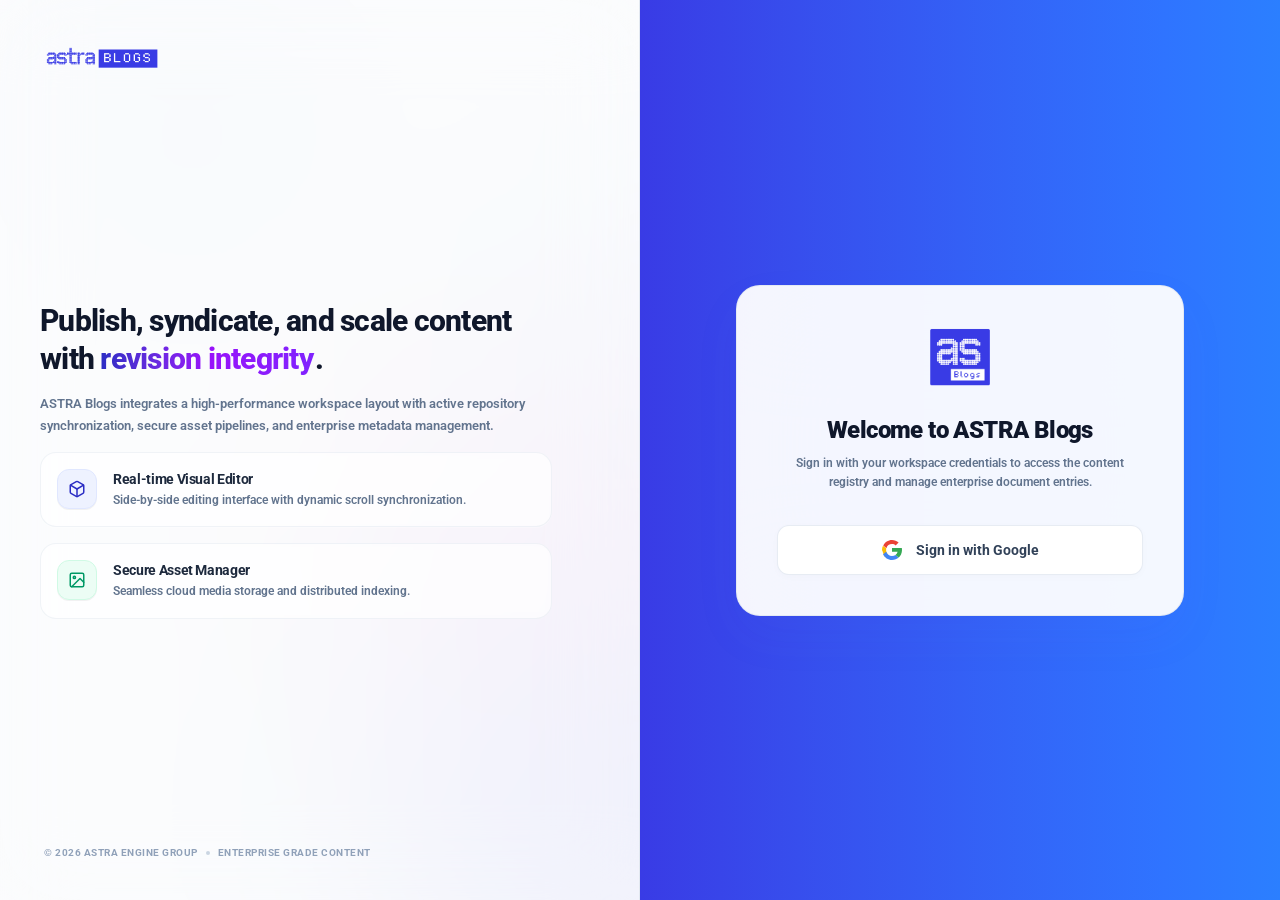
<file: index.html>
<!doctype html>
<html lang="en">

<head>
  <meta charset="UTF-8" />
  <link rel="icon" type="image/png" href="./square-logo.png" />
  <meta name="viewport" content="width=device-width, initial-scale=1.0" />
  <link rel="preconnect" href="https://fonts.googleapis.com">
  <link rel="preconnect" href="https://fonts.gstatic.com" crossorigin>
  <link href="https://fonts.googleapis.com/css2?family=Roboto:ital,wght@0,100..900;1,100..900&display=swap" rel="stylesheet">
  <title>ASTRA Blogs | Blog Builder</title>
  <script type="module" crossorigin src="/assets/index-BN33vmqm.js"></script>
  <link rel="stylesheet" crossorigin href="/assets/index-B_1UWFVV.css">
</head>

<body>
  <div id="root"></div>
</body>

</html>
</file>
<file: assets/index-B_1UWFVV.css>
@import "https://fonts.googleapis.com/css2?family=Roboto:ital,wght@0,100..900;1,100..900&family=Inter:wght@300;400;500;600;700;800&family=Outfit:wght@400;500;600;700;800;900&display=swap";@layer components;@layer properties{@supports (((-webkit-hyphens:none)) and (not (margin-trim:inline))) or ((-moz-orient:inline) and (not (color:rgb(from red r g b)))){*,:before,:after,::backdrop{--tw-translate-x:0;--tw-translate-y:0;--tw-translate-z:0;--tw-rotate-x:initial;--tw-rotate-y:initial;--tw-rotate-z:initial;--tw-skew-x:initial;--tw-skew-y:initial;--tw-space-y-reverse:0;--tw-space-x-reverse:0;--tw-divide-y-reverse:0;--tw-border-style:solid;--tw-gradient-position:initial;--tw-gradient-from:#0000;--tw-gradient-via:#0000;--tw-gradient-to:#0000;--tw-gradient-stops:initial;--tw-gradient-via-stops:initial;--tw-gradient-from-position:0%;--tw-gradient-via-position:50%;--tw-gradient-to-position:100%;--tw-leading:initial;--tw-font-weight:initial;--tw-tracking:initial;--tw-ordinal:initial;--tw-slashed-zero:initial;--tw-numeric-figure:initial;--tw-numeric-spacing:initial;--tw-numeric-fraction:initial;--tw-shadow:0 0 #0000;--tw-shadow-color:initial;--tw-shadow-alpha:100%;--tw-inset-shadow:0 0 #0000;--tw-inset-shadow-color:initial;--tw-inset-shadow-alpha:100%;--tw-ring-color:initial;--tw-ring-shadow:0 0 #0000;--tw-inset-ring-color:initial;--tw-inset-ring-shadow:0 0 #0000;--tw-ring-inset:initial;--tw-ring-offset-width:0px;--tw-ring-offset-color:#fff;--tw-ring-offset-shadow:0 0 #0000;--tw-outline-style:solid;--tw-blur:initial;--tw-brightness:initial;--tw-contrast:initial;--tw-grayscale:initial;--tw-hue-rotate:initial;--tw-invert:initial;--tw-opacity:initial;--tw-saturate:initial;--tw-sepia:initial;--tw-drop-shadow:initial;--tw-drop-shadow-color:initial;--tw-drop-shadow-alpha:100%;--tw-drop-shadow-size:initial;--tw-backdrop-blur:initial;--tw-backdrop-brightness:initial;--tw-backdrop-contrast:initial;--tw-backdrop-grayscale:initial;--tw-backdrop-hue-rotate:initial;--tw-backdrop-invert:initial;--tw-backdrop-opacity:initial;--tw-backdrop-saturate:initial;--tw-backdrop-sepia:initial;--tw-duration:initial;--tw-ease:initial;--tw-scale-x:1;--tw-scale-y:1;--tw-scale-z:1}}}@layer theme{:root,:host{--font-sans:"Roboto", system-ui, -apple-system, sans-serif;--font-mono:ui-monospace, SFMono-Regular, Menlo, Monaco, Consolas, "Liberation Mono", "Courier New", monospace;--color-amber-50:oklch(98.7% .022 95.277);--color-amber-100:oklch(96.2% .059 95.617);--color-amber-200:oklch(92.4% .12 95.746);--color-amber-400:oklch(82.8% .189 84.429);--color-amber-500:oklch(76.9% .188 70.08);--color-amber-600:oklch(66.6% .179 58.318);--color-amber-700:oklch(55.5% .163 48.998);--color-amber-800:oklch(47.3% .137 46.201);--color-amber-900:oklch(41.4% .112 45.904);--color-amber-950:oklch(27.9% .077 45.635);--color-emerald-50:oklch(97.9% .021 166.113);--color-emerald-100:oklch(95% .052 163.051);--color-emerald-200:oklch(90.5% .093 164.15);--color-emerald-300:oklch(84.5% .143 164.978);--color-emerald-400:oklch(76.5% .177 163.223);--color-emerald-500:oklch(69.6% .17 162.48);--color-emerald-600:oklch(59.6% .145 163.225);--color-emerald-700:oklch(50.8% .118 165.612);--color-emerald-800:oklch(43.2% .095 166.913);--color-emerald-950:oklch(26.2% .051 172.552);--color-teal-400:oklch(77.7% .152 181.912);--color-sky-400:oklch(74.6% .16 232.661);--color-blue-50:oklch(97% .014 254.604);--color-blue-100:oklch(93.2% .032 255.585);--color-blue-200:oklch(88.2% .059 254.128);--color-blue-500:oklch(62.3% .214 259.815);--color-blue-700:oklch(48.8% .243 264.376);--color-blue-800:oklch(42.4% .199 265.638);--color-indigo-50:oklch(96.2% .018 272.314);--color-indigo-100:oklch(93% .034 272.788);--color-indigo-200:oklch(87% .065 274.039);--color-indigo-300:oklch(78.5% .115 274.713);--color-indigo-400:oklch(67.3% .182 276.935);--color-indigo-500:#393be5;--color-indigo-600:#2b2dc4;--color-indigo-700:#20229c;--color-indigo-900:oklch(35.9% .144 278.697);--color-indigo-950:oklch(25.7% .09 281.288);--color-violet-100:oklch(94.3% .029 294.588);--color-violet-500:oklch(60.6% .25 292.717);--color-violet-600:oklch(54.1% .281 293.009);--color-purple-500:oklch(62.7% .265 303.9);--color-purple-600:oklch(55.8% .288 302.321);--color-fuchsia-500:oklch(66.7% .295 322.15);--color-pink-500:oklch(65.6% .241 354.308);--color-rose-50:oklch(96.9% .015 12.422);--color-rose-100:oklch(94.1% .03 12.58);--color-rose-200:oklch(89.2% .058 10.001);--color-rose-400:oklch(71.2% .194 13.428);--color-rose-500:oklch(64.5% .246 16.439);--color-rose-600:oklch(58.6% .253 17.585);--color-rose-700:oklch(51.4% .222 16.935);--color-rose-900:oklch(41% .159 10.272);--color-rose-950:oklch(27.1% .105 12.094);--color-slate-50:oklch(98.4% .003 247.858);--color-slate-100:oklch(96.8% .007 247.896);--color-slate-200:oklch(92.9% .013 255.508);--color-slate-300:oklch(86.9% .022 252.894);--color-slate-400:oklch(70.4% .04 256.788);--color-slate-500:oklch(55.4% .046 257.417);--color-slate-600:oklch(44.6% .043 257.281);--color-slate-700:oklch(37.2% .044 257.287);--color-slate-800:oklch(27.9% .041 260.031);--color-slate-900:oklch(20.8% .042 265.755);--color-slate-950:oklch(12.9% .042 264.695);--color-gray-200:oklch(92.8% .006 264.531);--color-black:#000;--color-white:#fff;--spacing:.25rem;--container-sm:24rem;--container-md:28rem;--container-lg:32rem;--container-xl:36rem;--container-3xl:48rem;--container-7xl:80rem;--text-xs:.75rem;--text-xs--line-height:calc(1 / .75);--text-sm:.875rem;--text-sm--line-height:calc(1.25 / .875);--text-base:1rem;--text-base--line-height:calc(1.5 / 1);--text-lg:1.125rem;--text-lg--line-height:calc(1.75 / 1.125);--text-xl:1.25rem;--text-xl--line-height:calc(1.75 / 1.25);--text-2xl:1.5rem;--text-2xl--line-height:calc(2 / 1.5);--text-3xl:1.875rem;--text-3xl--line-height:calc(2.25 / 1.875);--font-weight-medium:500;--font-weight-semibold:600;--font-weight-bold:700;--font-weight-extrabold:800;--font-weight-black:900;--tracking-tight:-.025em;--tracking-wide:.025em;--tracking-wider:.05em;--tracking-widest:.1em;--leading-tight:1.25;--leading-snug:1.375;--leading-normal:1.5;--leading-relaxed:1.625;--radius-sm:.25rem;--radius-md:.375rem;--radius-lg:.5rem;--radius-xl:.75rem;--radius-2xl:1rem;--radius-3xl:1.5rem;--ease-in-out:cubic-bezier(.4, 0, .2, 1);--animate-spin:spin 1s linear infinite;--animate-pulse:pulse 2s cubic-bezier(.4, 0, .6, 1) infinite;--animate-bounce:bounce 1s infinite;--blur-xs:4px;--blur-md:12px;--blur-xl:24px;--blur-2xl:40px;--blur-3xl:64px;--aspect-video:16 / 9;--default-transition-duration:.15s;--default-transition-timing-function:cubic-bezier(.4, 0, .2, 1);--default-font-family:var(--font-sans);--default-mono-font-family:var(--font-mono);--font-display:"Roboto", system-ui, -apple-system, sans-serif}}@layer base{*,:after,:before,::backdrop{box-sizing:border-box;border:0 solid;margin:0;padding:0}::file-selector-button{box-sizing:border-box;border:0 solid;margin:0;padding:0}html,:host{-webkit-text-size-adjust:100%;tab-size:4;line-height:1.5;font-family:var(--default-font-family,ui-sans-serif, system-ui, sans-serif, "Apple Color Emoji", "Segoe UI Emoji", "Segoe UI Symbol", "Noto Color Emoji");font-feature-settings:var(--default-font-feature-settings,normal);font-variation-settings:var(--default-font-variation-settings,normal);-webkit-tap-highlight-color:transparent}hr{height:0;color:inherit;border-top-width:1px}abbr:where([title]){-webkit-text-decoration:underline dotted;text-decoration:underline dotted}h1,h2,h3,h4,h5,h6{font-size:inherit;font-weight:inherit}a{color:inherit;-webkit-text-decoration:inherit;-webkit-text-decoration:inherit;-webkit-text-decoration:inherit;-webkit-text-decoration:inherit;text-decoration:inherit}b,strong{font-weight:bolder}code,kbd,samp,pre{font-family:var(--default-mono-font-family,ui-monospace, SFMono-Regular, Menlo, Monaco, Consolas, "Liberation Mono", "Courier New", monospace);font-feature-settings:var(--default-mono-font-feature-settings,normal);font-variation-settings:var(--default-mono-font-variation-settings,normal);font-size:1em}small{font-size:80%}sub,sup{vertical-align:baseline;font-size:75%;line-height:0;position:relative}sub{bottom:-.25em}sup{top:-.5em}table{text-indent:0;border-color:inherit;border-collapse:collapse}:-moz-focusring{outline:auto}progress{vertical-align:baseline}summary{display:list-item}ol,ul,menu{list-style:none}img,svg,video,canvas,audio,iframe,embed,object{vertical-align:middle;display:block}img,video{max-width:100%;height:auto}button,input,select,optgroup,textarea{font:inherit;font-feature-settings:inherit;font-variation-settings:inherit;letter-spacing:inherit;color:inherit;opacity:1;background-color:#0000;border-radius:0}::file-selector-button{font:inherit;font-feature-settings:inherit;font-variation-settings:inherit;letter-spacing:inherit;color:inherit;opacity:1;background-color:#0000;border-radius:0}:where(select:is([multiple],[size])) optgroup{font-weight:bolder}:where(select:is([multiple],[size])) optgroup option{padding-inline-start:20px}::file-selector-button{margin-inline-end:4px}::placeholder{opacity:1}@supports (not ((-webkit-appearance:-apple-pay-button))) or (contain-intrinsic-size:1px){::placeholder{color:currentColor}@supports (color:color-mix(in lab, red, red)){::placeholder{color:color-mix(in oklab, currentcolor 50%, transparent)}}}textarea{resize:vertical}::-webkit-search-decoration{-webkit-appearance:none}::-webkit-date-and-time-value{min-height:1lh;text-align:inherit}::-webkit-datetime-edit{display:inline-flex}::-webkit-datetime-edit-fields-wrapper{padding:0}::-webkit-datetime-edit{padding-block:0}::-webkit-datetime-edit-year-field{padding-block:0}::-webkit-datetime-edit-month-field{padding-block:0}::-webkit-datetime-edit-day-field{padding-block:0}::-webkit-datetime-edit-hour-field{padding-block:0}::-webkit-datetime-edit-minute-field{padding-block:0}::-webkit-datetime-edit-second-field{padding-block:0}::-webkit-datetime-edit-millisecond-field{padding-block:0}::-webkit-datetime-edit-meridiem-field{padding-block:0}::-webkit-calendar-picker-indicator{line-height:1}:-moz-ui-invalid{box-shadow:none}button,input:where([type=button],[type=reset],[type=submit]){appearance:button}::file-selector-button{appearance:button}::-webkit-inner-spin-button{height:auto}::-webkit-outer-spin-button{height:auto}[hidden]:where(:not([hidden=until-found])){display:none!important}body{font-family:var(--font-sans);color:var(--color-slate-900);-webkit-font-smoothing:antialiased;-moz-osx-font-smoothing:grayscale;background-color:#f8fafc;overflow-x:hidden}body ::selection{background-color:var(--color-indigo-600)}body::selection{background-color:var(--color-indigo-600)}body ::selection{color:var(--color-white)}body::selection{color:var(--color-white)}body{font-optical-sizing:auto}}@layer utilities{.pointer-events-none{pointer-events:none}.visible{visibility:visible}.absolute{position:absolute}.fixed{position:fixed}.relative{position:relative}.static{position:static}.sticky{position:sticky}.inset-0{inset:calc(var(--spacing) * 0)}.inset-x-0{inset-inline:calc(var(--spacing) * 0)}.top-0{top:calc(var(--spacing) * 0)}.top-1\.5{top:calc(var(--spacing) * 1.5)}.top-1\/2{top:50%}.top-1\/4{top:25%}.top-2{top:calc(var(--spacing) * 2)}.top-2\.5{top:calc(var(--spacing) * 2.5)}.top-3{top:calc(var(--spacing) * 3)}.top-\[-10\%\]{top:-10%}.top-\[60vh\]{top:60vh}.top-full{top:100%}.-right-0\.5{right:calc(var(--spacing) * -.5)}.right-0{right:calc(var(--spacing) * 0)}.right-1\.5{right:calc(var(--spacing) * 1.5)}.right-1\/4{right:25%}.right-2\.5{right:calc(var(--spacing) * 2.5)}.right-4{right:calc(var(--spacing) * 4)}.right-\[30\%\]{right:30%}.-bottom-0\.5{bottom:calc(var(--spacing) * -.5)}.-bottom-3\.5{bottom:calc(var(--spacing) * -3.5)}.bottom-0{bottom:calc(var(--spacing) * 0)}.bottom-1\.5{bottom:calc(var(--spacing) * 1.5)}.bottom-1\/4{bottom:25%}.bottom-\[-10\%\]{bottom:-10%}.bottom-full{bottom:100%}.left-0{left:calc(var(--spacing) * 0)}.left-1\/2{left:50%}.left-1\/4{left:25%}.left-2{left:calc(var(--spacing) * 2)}.left-2\.5{left:calc(var(--spacing) * 2.5)}.left-3{left:calc(var(--spacing) * 3)}.left-3\.5{left:calc(var(--spacing) * 3.5)}.left-4{left:calc(var(--spacing) * 4)}.left-\[-10\%\]{left:-10%}.-z-10{z-index:calc(10 * -1)}.z-0{z-index:0}.z-10{z-index:10}.z-20{z-index:20}.z-25{z-index:25}.z-40{z-index:40}.z-50{z-index:50}.z-\[60\]{z-index:60}.z-\[100\]{z-index:100}.z-\[1000\]{z-index:1000}.z-\[9999\]{z-index:9999}.container{width:100%}@media (width>=40rem){.container{max-width:40rem}}@media (width>=48rem){.container{max-width:48rem}}@media (width>=64rem){.container{max-width:64rem}}@media (width>=80rem){.container{max-width:80rem}}@media (width>=96rem){.container{max-width:96rem}}.m-0{margin:calc(var(--spacing) * 0)}.mx-0\.5{margin-inline:calc(var(--spacing) * .5)}.mx-3{margin-inline:calc(var(--spacing) * 3)}.mx-auto{margin-inline:auto}.my-6{margin-block:calc(var(--spacing) * 6)}.my-auto{margin-block:auto}.prose{color:var(--tw-prose-body);max-width:65ch}.prose :where(p):not(:where([class~=not-prose],[class~=not-prose] *)){margin-top:1.25em;margin-bottom:1.25em}.prose :where([class~=lead]):not(:where([class~=not-prose],[class~=not-prose] *)){color:var(--tw-prose-lead);margin-top:1.2em;margin-bottom:1.2em;font-size:1.25em;line-height:1.6}.prose :where(a):not(:where([class~=not-prose],[class~=not-prose] *)){color:var(--tw-prose-links);font-weight:500;text-decoration:underline}.prose :where(strong):not(:where([class~=not-prose],[class~=not-prose] *)){color:var(--tw-prose-bold);font-weight:600}.prose :where(a strong):not(:where([class~=not-prose],[class~=not-prose] *)),.prose :where(blockquote strong):not(:where([class~=not-prose],[class~=not-prose] *)),.prose :where(thead th strong):not(:where([class~=not-prose],[class~=not-prose] *)){color:inherit}.prose :where(ol):not(:where([class~=not-prose],[class~=not-prose] *)){margin-top:1.25em;margin-bottom:1.25em;padding-inline-start:1.625em;list-style-type:decimal}.prose :where(ol[type=A]):not(:where([class~=not-prose],[class~=not-prose] *)){list-style-type:upper-alpha}.prose :where(ol[type=a]):not(:where([class~=not-prose],[class~=not-prose] *)){list-style-type:lower-alpha}.prose :where(ol[type=A s]):not(:where([class~=not-prose],[class~=not-prose] *)){list-style-type:upper-alpha}.prose :where(ol[type=a s]):not(:where([class~=not-prose],[class~=not-prose] *)){list-style-type:lower-alpha}.prose :where(ol[type=I]):not(:where([class~=not-prose],[class~=not-prose] *)){list-style-type:upper-roman}.prose :where(ol[type=i]):not(:where([class~=not-prose],[class~=not-prose] *)){list-style-type:lower-roman}.prose :where(ol[type=I s]):not(:where([class~=not-prose],[class~=not-prose] *)){list-style-type:upper-roman}.prose :where(ol[type=i s]):not(:where([class~=not-prose],[class~=not-prose] *)){list-style-type:lower-roman}.prose :where(ol[type="1"]):not(:where([class~=not-prose],[class~=not-prose] *)){list-style-type:decimal}.prose :where(ul):not(:where([class~=not-prose],[class~=not-prose] *)){margin-top:1.25em;margin-bottom:1.25em;padding-inline-start:1.625em;list-style-type:disc}.prose :where(ol>li):not(:where([class~=not-prose],[class~=not-prose] *))::marker{color:var(--tw-prose-counters);font-weight:400}.prose :where(ul>li):not(:where([class~=not-prose],[class~=not-prose] *))::marker{color:var(--tw-prose-bullets)}.prose :where(dt):not(:where([class~=not-prose],[class~=not-prose] *)){color:var(--tw-prose-headings);margin-top:1.25em;font-weight:600}.prose :where(hr):not(:where([class~=not-prose],[class~=not-prose] *)){border-color:var(--tw-prose-hr);border-top-width:1px;margin-top:3em;margin-bottom:3em}.prose :where(blockquote):not(:where([class~=not-prose],[class~=not-prose] *)){color:var(--tw-prose-quotes);border-inline-start-width:.25rem;border-inline-start-color:var(--tw-prose-quote-borders);quotes:"“""”""‘""’";margin-top:1.6em;margin-bottom:1.6em;padding-inline-start:1em;font-style:italic;font-weight:500}.prose :where(blockquote p:first-of-type):not(:where([class~=not-prose],[class~=not-prose] *)):before{content:open-quote}.prose :where(blockquote p:last-of-type):not(:where([class~=not-prose],[class~=not-prose] *)):after{content:close-quote}.prose :where(h1):not(:where([class~=not-prose],[class~=not-prose] *)){color:var(--tw-prose-headings);margin-top:0;margin-bottom:.888889em;font-size:2.25em;font-weight:800;line-height:1.11111}.prose :where(h1 strong):not(:where([class~=not-prose],[class~=not-prose] *)){color:inherit;font-weight:900}.prose :where(h2):not(:where([class~=not-prose],[class~=not-prose] *)){color:var(--tw-prose-headings);margin-top:2em;margin-bottom:1em;font-size:1.5em;font-weight:700;line-height:1.33333}.prose :where(h2 strong):not(:where([class~=not-prose],[class~=not-prose] *)){color:inherit;font-weight:800}.prose :where(h3):not(:where([class~=not-prose],[class~=not-prose] *)){color:var(--tw-prose-headings);margin-top:1.6em;margin-bottom:.6em;font-size:1.25em;font-weight:600;line-height:1.6}.prose :where(h3 strong):not(:where([class~=not-prose],[class~=not-prose] *)){color:inherit;font-weight:700}.prose :where(h4):not(:where([class~=not-prose],[class~=not-prose] *)){color:var(--tw-prose-headings);margin-top:1.5em;margin-bottom:.5em;font-weight:600;line-height:1.5}.prose :where(h4 strong):not(:where([class~=not-prose],[class~=not-prose] *)){color:inherit;font-weight:700}.prose :where(img):not(:where([class~=not-prose],[class~=not-prose] *)){margin-top:2em;margin-bottom:2em}.prose :where(picture):not(:where([class~=not-prose],[class~=not-prose] *)){margin-top:2em;margin-bottom:2em;display:block}.prose :where(video):not(:where([class~=not-prose],[class~=not-prose] *)){margin-top:2em;margin-bottom:2em}.prose :where(kbd):not(:where([class~=not-prose],[class~=not-prose] *)){color:var(--tw-prose-kbd);box-shadow:0 0 0 1px var(--tw-prose-kbd-shadows), 0 3px 0 var(--tw-prose-kbd-shadows);padding-top:.1875em;padding-inline-end:.375em;padding-bottom:.1875em;border-radius:.3125rem;padding-inline-start:.375em;font-family:inherit;font-size:.875em;font-weight:500}.prose :where(code):not(:where([class~=not-prose],[class~=not-prose] *)){color:var(--tw-prose-code);font-size:.875em;font-weight:600}.prose :where(code):not(:where([class~=not-prose],[class~=not-prose] *)):before,.prose :where(code):not(:where([class~=not-prose],[class~=not-prose] *)):after{content:"`"}.prose :where(a code):not(:where([class~=not-prose],[class~=not-prose] *)),.prose :where(h1 code):not(:where([class~=not-prose],[class~=not-prose] *)){color:inherit}.prose :where(h2 code):not(:where([class~=not-prose],[class~=not-prose] *)){color:inherit;font-size:.875em}.prose :where(h3 code):not(:where([class~=not-prose],[class~=not-prose] *)){color:inherit;font-size:.9em}.prose :where(h4 code):not(:where([class~=not-prose],[class~=not-prose] *)),.prose :where(blockquote code):not(:where([class~=not-prose],[class~=not-prose] *)),.prose :where(thead th code):not(:where([class~=not-prose],[class~=not-prose] *)){color:inherit}.prose :where(pre):not(:where([class~=not-prose],[class~=not-prose] *)){color:var(--tw-prose-pre-code);background-color:var(--tw-prose-pre-bg);padding-top:.857143em;padding-inline-end:1.14286em;padding-bottom:.857143em;border-radius:.375rem;margin-top:1.71429em;margin-bottom:1.71429em;padding-inline-start:1.14286em;font-size:.875em;font-weight:400;line-height:1.71429;overflow-x:auto}.prose :where(pre code):not(:where([class~=not-prose],[class~=not-prose] *)){font-weight:inherit;color:inherit;font-size:inherit;font-family:inherit;line-height:inherit;background-color:#0000;border-width:0;border-radius:0;padding:0}.prose :where(pre code):not(:where([class~=not-prose],[class~=not-prose] *)):before,.prose :where(pre code):not(:where([class~=not-prose],[class~=not-prose] *)):after{content:none}.prose :where(table):not(:where([class~=not-prose],[class~=not-prose] *)){table-layout:auto;width:100%;margin-top:2em;margin-bottom:2em;font-size:.875em;line-height:1.71429}.prose :where(thead):not(:where([class~=not-prose],[class~=not-prose] *)){border-bottom-width:1px;border-bottom-color:var(--tw-prose-th-borders)}.prose :where(thead th):not(:where([class~=not-prose],[class~=not-prose] *)){color:var(--tw-prose-headings);vertical-align:bottom;padding-inline-end:.571429em;padding-bottom:.571429em;padding-inline-start:.571429em;font-weight:600}.prose :where(tbody tr):not(:where([class~=not-prose],[class~=not-prose] *)){border-bottom-width:1px;border-bottom-color:var(--tw-prose-td-borders)}.prose :where(tbody tr:last-child):not(:where([class~=not-prose],[class~=not-prose] *)){border-bottom-width:0}.prose :where(tbody td):not(:where([class~=not-prose],[class~=not-prose] *)){vertical-align:baseline}.prose :where(tfoot):not(:where([class~=not-prose],[class~=not-prose] *)){border-top-width:1px;border-top-color:var(--tw-prose-th-borders)}.prose :where(tfoot td):not(:where([class~=not-prose],[class~=not-prose] *)){vertical-align:top}.prose :where(th,td):not(:where([class~=not-prose],[class~=not-prose] *)){text-align:start}.prose :where(figure>*):not(:where([class~=not-prose],[class~=not-prose] *)){margin-top:0;margin-bottom:0}.prose :where(figcaption):not(:where([class~=not-prose],[class~=not-prose] *)){color:var(--tw-prose-captions);margin-top:.857143em;font-size:.875em;line-height:1.42857}.prose{--tw-prose-body:oklch(37.3% .034 259.733);--tw-prose-headings:oklch(21% .034 264.665);--tw-prose-lead:oklch(44.6% .03 256.802);--tw-prose-links:oklch(21% .034 264.665);--tw-prose-bold:oklch(21% .034 264.665);--tw-prose-counters:oklch(55.1% .027 264.364);--tw-prose-bullets:oklch(87.2% .01 258.338);--tw-prose-hr:oklch(92.8% .006 264.531);--tw-prose-quotes:oklch(21% .034 264.665);--tw-prose-quote-borders:oklch(92.8% .006 264.531);--tw-prose-captions:oklch(55.1% .027 264.364);--tw-prose-kbd:oklch(21% .034 264.665);--tw-prose-kbd-shadows:oklab(21% -.00316127 -.0338527/.1);--tw-prose-code:oklch(21% .034 264.665);--tw-prose-pre-code:oklch(92.8% .006 264.531);--tw-prose-pre-bg:oklch(27.8% .033 256.848);--tw-prose-th-borders:oklch(87.2% .01 258.338);--tw-prose-td-borders:oklch(92.8% .006 264.531);--tw-prose-invert-body:oklch(87.2% .01 258.338);--tw-prose-invert-headings:#fff;--tw-prose-invert-lead:oklch(70.7% .022 261.325);--tw-prose-invert-links:#fff;--tw-prose-invert-bold:#fff;--tw-prose-invert-counters:oklch(70.7% .022 261.325);--tw-prose-invert-bullets:oklch(44.6% .03 256.802);--tw-prose-invert-hr:oklch(37.3% .034 259.733);--tw-prose-invert-quotes:oklch(96.7% .003 264.542);--tw-prose-invert-quote-borders:oklch(37.3% .034 259.733);--tw-prose-invert-captions:oklch(70.7% .022 261.325);--tw-prose-invert-kbd:#fff;--tw-prose-invert-kbd-shadows:#ffffff1a;--tw-prose-invert-code:#fff;--tw-prose-invert-pre-code:oklch(87.2% .01 258.338);--tw-prose-invert-pre-bg:#00000080;--tw-prose-invert-th-borders:oklch(44.6% .03 256.802);--tw-prose-invert-td-borders:oklch(37.3% .034 259.733);font-size:1rem;line-height:1.75}.prose :where(picture>img):not(:where([class~=not-prose],[class~=not-prose] *)){margin-top:0;margin-bottom:0}.prose :where(li):not(:where([class~=not-prose],[class~=not-prose] *)){margin-top:.5em;margin-bottom:.5em}.prose :where(ol>li):not(:where([class~=not-prose],[class~=not-prose] *)),.prose :where(ul>li):not(:where([class~=not-prose],[class~=not-prose] *)){padding-inline-start:.375em}.prose :where(.prose>ul>li p):not(:where([class~=not-prose],[class~=not-prose] *)){margin-top:.75em;margin-bottom:.75em}.prose :where(.prose>ul>li>p:first-child):not(:where([class~=not-prose],[class~=not-prose] *)){margin-top:1.25em}.prose :where(.prose>ul>li>p:last-child):not(:where([class~=not-prose],[class~=not-prose] *)){margin-bottom:1.25em}.prose :where(.prose>ol>li>p:first-child):not(:where([class~=not-prose],[class~=not-prose] *)){margin-top:1.25em}.prose :where(.prose>ol>li>p:last-child):not(:where([class~=not-prose],[class~=not-prose] *)){margin-bottom:1.25em}.prose :where(ul ul,ul ol,ol ul,ol ol):not(:where([class~=not-prose],[class~=not-prose] *)){margin-top:.75em;margin-bottom:.75em}.prose :where(dl):not(:where([class~=not-prose],[class~=not-prose] *)){margin-top:1.25em;margin-bottom:1.25em}.prose :where(dd):not(:where([class~=not-prose],[class~=not-prose] *)){margin-top:.5em;padding-inline-start:1.625em}.prose :where(hr+*):not(:where([class~=not-prose],[class~=not-prose] *)),.prose :where(h2+*):not(:where([class~=not-prose],[class~=not-prose] *)),.prose :where(h3+*):not(:where([class~=not-prose],[class~=not-prose] *)),.prose :where(h4+*):not(:where([class~=not-prose],[class~=not-prose] *)){margin-top:0}.prose :where(thead th:first-child):not(:where([class~=not-prose],[class~=not-prose] *)){padding-inline-start:0}.prose :where(thead th:last-child):not(:where([class~=not-prose],[class~=not-prose] *)){padding-inline-end:0}.prose :where(tbody td,tfoot td):not(:where([class~=not-prose],[class~=not-prose] *)){padding-top:.571429em;padding-inline-end:.571429em;padding-bottom:.571429em;padding-inline-start:.571429em}.prose :where(tbody td:first-child,tfoot td:first-child):not(:where([class~=not-prose],[class~=not-prose] *)){padding-inline-start:0}.prose :where(tbody td:last-child,tfoot td:last-child):not(:where([class~=not-prose],[class~=not-prose] *)){padding-inline-end:0}.prose :where(figure):not(:where([class~=not-prose],[class~=not-prose] *)){margin-top:2em;margin-bottom:2em}.prose :where(.prose>:first-child):not(:where([class~=not-prose],[class~=not-prose] *)){margin-top:0}.prose :where(.prose>:last-child):not(:where([class~=not-prose],[class~=not-prose] *)){margin-bottom:0}.prose-sm{font-size:.875rem;line-height:1.71429}.prose-sm :where(p):not(:where([class~=not-prose],[class~=not-prose] *)){margin-top:1.14286em;margin-bottom:1.14286em}.prose-sm :where([class~=lead]):not(:where([class~=not-prose],[class~=not-prose] *)){margin-top:.888889em;margin-bottom:.888889em;font-size:1.28571em;line-height:1.55556}.prose-sm :where(blockquote):not(:where([class~=not-prose],[class~=not-prose] *)){margin-top:1.33333em;margin-bottom:1.33333em;padding-inline-start:1.11111em}.prose-sm :where(h1):not(:where([class~=not-prose],[class~=not-prose] *)){margin-top:0;margin-bottom:.8em;font-size:2.14286em;line-height:1.2}.prose-sm :where(h2):not(:where([class~=not-prose],[class~=not-prose] *)){margin-top:1.6em;margin-bottom:.8em;font-size:1.42857em;line-height:1.4}.prose-sm :where(h3):not(:where([class~=not-prose],[class~=not-prose] *)){margin-top:1.55556em;margin-bottom:.444444em;font-size:1.28571em;line-height:1.55556}.prose-sm :where(h4):not(:where([class~=not-prose],[class~=not-prose] *)){margin-top:1.42857em;margin-bottom:.571429em;line-height:1.42857}.prose-sm :where(img):not(:where([class~=not-prose],[class~=not-prose] *)),.prose-sm :where(picture):not(:where([class~=not-prose],[class~=not-prose] *)){margin-top:1.71429em;margin-bottom:1.71429em}.prose-sm :where(picture>img):not(:where([class~=not-prose],[class~=not-prose] *)){margin-top:0;margin-bottom:0}.prose-sm :where(video):not(:where([class~=not-prose],[class~=not-prose] *)){margin-top:1.71429em;margin-bottom:1.71429em}.prose-sm :where(kbd):not(:where([class~=not-prose],[class~=not-prose] *)){padding-top:.142857em;padding-inline-end:.357143em;padding-bottom:.142857em;border-radius:.3125rem;padding-inline-start:.357143em;font-size:.857143em}.prose-sm :where(code):not(:where([class~=not-prose],[class~=not-prose] *)){font-size:.857143em}.prose-sm :where(h2 code):not(:where([class~=not-prose],[class~=not-prose] *)){font-size:.9em}.prose-sm :where(h3 code):not(:where([class~=not-prose],[class~=not-prose] *)){font-size:.888889em}.prose-sm :where(pre):not(:where([class~=not-prose],[class~=not-prose] *)){padding-top:.666667em;padding-inline-end:1em;padding-bottom:.666667em;border-radius:.25rem;margin-top:1.66667em;margin-bottom:1.66667em;padding-inline-start:1em;font-size:.857143em;line-height:1.66667}.prose-sm :where(ol):not(:where([class~=not-prose],[class~=not-prose] *)),.prose-sm :where(ul):not(:where([class~=not-prose],[class~=not-prose] *)){margin-top:1.14286em;margin-bottom:1.14286em;padding-inline-start:1.57143em}.prose-sm :where(li):not(:where([class~=not-prose],[class~=not-prose] *)){margin-top:.285714em;margin-bottom:.285714em}.prose-sm :where(ol>li):not(:where([class~=not-prose],[class~=not-prose] *)),.prose-sm :where(ul>li):not(:where([class~=not-prose],[class~=not-prose] *)){padding-inline-start:.428571em}.prose-sm :where(.prose-sm>ul>li p):not(:where([class~=not-prose],[class~=not-prose] *)){margin-top:.571429em;margin-bottom:.571429em}.prose-sm :where(.prose-sm>ul>li>p:first-child):not(:where([class~=not-prose],[class~=not-prose] *)){margin-top:1.14286em}.prose-sm :where(.prose-sm>ul>li>p:last-child):not(:where([class~=not-prose],[class~=not-prose] *)){margin-bottom:1.14286em}.prose-sm :where(.prose-sm>ol>li>p:first-child):not(:where([class~=not-prose],[class~=not-prose] *)){margin-top:1.14286em}.prose-sm :where(.prose-sm>ol>li>p:last-child):not(:where([class~=not-prose],[class~=not-prose] *)){margin-bottom:1.14286em}.prose-sm :where(ul ul,ul ol,ol ul,ol ol):not(:where([class~=not-prose],[class~=not-prose] *)){margin-top:.571429em;margin-bottom:.571429em}.prose-sm :where(dl):not(:where([class~=not-prose],[class~=not-prose] *)){margin-top:1.14286em;margin-bottom:1.14286em}.prose-sm :where(dt):not(:where([class~=not-prose],[class~=not-prose] *)){margin-top:1.14286em}.prose-sm :where(dd):not(:where([class~=not-prose],[class~=not-prose] *)){margin-top:.285714em;padding-inline-start:1.57143em}.prose-sm :where(hr):not(:where([class~=not-prose],[class~=not-prose] *)){margin-top:2.85714em;margin-bottom:2.85714em}.prose-sm :where(hr+*):not(:where([class~=not-prose],[class~=not-prose] *)),.prose-sm :where(h2+*):not(:where([class~=not-prose],[class~=not-prose] *)),.prose-sm :where(h3+*):not(:where([class~=not-prose],[class~=not-prose] *)),.prose-sm :where(h4+*):not(:where([class~=not-prose],[class~=not-prose] *)){margin-top:0}.prose-sm :where(table):not(:where([class~=not-prose],[class~=not-prose] *)){font-size:.857143em;line-height:1.5}.prose-sm :where(thead th):not(:where([class~=not-prose],[class~=not-prose] *)){padding-inline-end:1em;padding-bottom:.666667em;padding-inline-start:1em}.prose-sm :where(thead th:first-child):not(:where([class~=not-prose],[class~=not-prose] *)){padding-inline-start:0}.prose-sm :where(thead th:last-child):not(:where([class~=not-prose],[class~=not-prose] *)){padding-inline-end:0}.prose-sm :where(tbody td,tfoot td):not(:where([class~=not-prose],[class~=not-prose] *)){padding-top:.666667em;padding-inline-end:1em;padding-bottom:.666667em;padding-inline-start:1em}.prose-sm :where(tbody td:first-child,tfoot td:first-child):not(:where([class~=not-prose],[class~=not-prose] *)){padding-inline-start:0}.prose-sm :where(tbody td:last-child,tfoot td:last-child):not(:where([class~=not-prose],[class~=not-prose] *)){padding-inline-end:0}.prose-sm :where(figure):not(:where([class~=not-prose],[class~=not-prose] *)){margin-top:1.71429em;margin-bottom:1.71429em}.prose-sm :where(figure>*):not(:where([class~=not-prose],[class~=not-prose] *)){margin-top:0;margin-bottom:0}.prose-sm :where(figcaption):not(:where([class~=not-prose],[class~=not-prose] *)){margin-top:.666667em;font-size:.857143em;line-height:1.33333}.prose-sm :where(.prose-sm>:first-child):not(:where([class~=not-prose],[class~=not-prose] *)){margin-top:0}.prose-sm :where(.prose-sm>:last-child):not(:where([class~=not-prose],[class~=not-prose] *)){margin-bottom:0}.mt-0\.5{margin-top:calc(var(--spacing) * .5)}.mt-1{margin-top:calc(var(--spacing) * 1)}.mt-1\.5{margin-top:calc(var(--spacing) * 1.5)}.mt-2{margin-top:calc(var(--spacing) * 2)}.mt-2\.5{margin-top:calc(var(--spacing) * 2.5)}.mt-3{margin-top:calc(var(--spacing) * 3)}.mt-4{margin-top:calc(var(--spacing) * 4)}.mt-6{margin-top:calc(var(--spacing) * 6)}.mt-8{margin-top:calc(var(--spacing) * 8)}.mt-\[1px\]{margin-top:1px}.mt-\[2px\]{margin-top:2px}.mt-auto{margin-top:auto}.mr-0\.5{margin-right:calc(var(--spacing) * .5)}.mr-1\.5{margin-right:calc(var(--spacing) * 1.5)}.mr-auto{margin-right:auto}.-mb-px{margin-bottom:-1px}.mb-0\.5{margin-bottom:calc(var(--spacing) * .5)}.mb-1{margin-bottom:calc(var(--spacing) * 1)}.mb-1\.5{margin-bottom:calc(var(--spacing) * 1.5)}.mb-2{margin-bottom:calc(var(--spacing) * 2)}.mb-3{margin-bottom:calc(var(--spacing) * 3)}.mb-4{margin-bottom:calc(var(--spacing) * 4)}.mb-5{margin-bottom:calc(var(--spacing) * 5)}.mb-6{margin-bottom:calc(var(--spacing) * 6)}.mb-8{margin-bottom:calc(var(--spacing) * 8)}.ml-0\.5{margin-left:calc(var(--spacing) * .5)}.ml-2{margin-left:calc(var(--spacing) * 2)}.ml-4{margin-left:calc(var(--spacing) * 4)}.ml-auto{margin-left:auto}.line-clamp-2{-webkit-line-clamp:2;-webkit-box-orient:vertical;display:-webkit-box;overflow:hidden}.block{display:block}.contents{display:contents}.flex{display:flex}.grid{display:grid}.hidden{display:none}.inline-block{display:inline-block}.inline-flex{display:inline-flex}.aspect-\[4\/3\]{aspect-ratio:4/3}.aspect-video{aspect-ratio:var(--aspect-video)}.size-3{width:calc(var(--spacing) * 3);height:calc(var(--spacing) * 3)}.size-8\.5{width:calc(var(--spacing) * 8.5);height:calc(var(--spacing) * 8.5)}.h-0\.5{height:calc(var(--spacing) * .5)}.h-1{height:calc(var(--spacing) * 1)}.h-1\.5{height:calc(var(--spacing) * 1.5)}.h-2{height:calc(var(--spacing) * 2)}.h-3{height:calc(var(--spacing) * 3)}.h-3\.5{height:calc(var(--spacing) * 3.5)}.h-4{height:calc(var(--spacing) * 4)}.h-5{height:calc(var(--spacing) * 5)}.h-6{height:calc(var(--spacing) * 6)}.h-6\.5{height:calc(var(--spacing) * 6.5)}.h-7{height:calc(var(--spacing) * 7)}.h-8{height:calc(var(--spacing) * 8)}.h-9{height:calc(var(--spacing) * 9)}.h-10{height:calc(var(--spacing) * 10)}.h-11{height:calc(var(--spacing) * 11)}.h-12{height:calc(var(--spacing) * 12)}.h-14{height:calc(var(--spacing) * 14)}.h-16{height:calc(var(--spacing) * 16)}.h-20{height:calc(var(--spacing) * 20)}.h-24{height:calc(var(--spacing) * 24)}.h-32{height:calc(var(--spacing) * 32)}.h-36{height:calc(var(--spacing) * 36)}.h-40{height:calc(var(--spacing) * 40)}.h-44{height:calc(var(--spacing) * 44)}.h-64{height:calc(var(--spacing) * 64)}.h-\[1px\]{height:1px}.h-\[13px\]{height:13px}.h-\[30vh\]{height:30vh}.h-\[35vh\]{height:35vh}.h-\[40vh\]{height:40vh}.h-\[50vh\]{height:50vh}.h-\[300px\]{height:300px}.h-\[500px\]{height:500px}.h-\[700px\]{height:700px}.h-\[calc\(100vh-180px\)\]{height:calc(100vh - 180px)}.h-auto{height:auto}.h-full{height:100%}.h-screen{height:100vh}.max-h-96{max-height:calc(var(--spacing) * 96)}.max-h-\[160px\]{max-height:160px}.max-h-\[180px\]{max-height:180px}.max-h-\[240px\]{max-height:240px}.max-h-\[300px\]{max-height:300px}.max-h-\[320px\]{max-height:320px}.min-h-0{min-height:calc(var(--spacing) * 0)}.min-h-\[1\.5rem\]{min-height:1.5rem}.min-h-\[70vh\]{min-height:70vh}.min-h-\[140px\]{min-height:140px}.min-h-\[550px\]{min-height:550px}.min-h-screen{min-height:100vh}.w-0\.5{width:calc(var(--spacing) * .5)}.w-1{width:calc(var(--spacing) * 1)}.w-1\.5{width:calc(var(--spacing) * 1.5)}.w-2{width:calc(var(--spacing) * 2)}.w-3{width:calc(var(--spacing) * 3)}.w-3\.5{width:calc(var(--spacing) * 3.5)}.w-5{width:calc(var(--spacing) * 5)}.w-6{width:calc(var(--spacing) * 6)}.w-6\.5{width:calc(var(--spacing) * 6.5)}.w-7{width:calc(var(--spacing) * 7)}.w-8{width:calc(var(--spacing) * 8)}.w-10{width:calc(var(--spacing) * 10)}.w-12{width:calc(var(--spacing) * 12)}.w-16{width:calc(var(--spacing) * 16)}.w-24{width:calc(var(--spacing) * 24)}.w-32{width:calc(var(--spacing) * 32)}.w-48{width:calc(var(--spacing) * 48)}.w-64{width:calc(var(--spacing) * 64)}.w-\[3px\]{width:3px}.w-\[4px\]{width:4px}.w-\[6px\]{width:6px}.w-\[30vw\]{width:30vw}.w-\[35vw\]{width:35vw}.w-\[40vw\]{width:40vw}.w-\[50vw\]{width:50vw}.w-\[300px\]{width:300px}.w-\[500px\]{width:500px}.w-fit{width:fit-content}.w-full{width:100%}.w-px{width:1px}.w-screen{width:100vw}.max-w-3xl{max-width:var(--container-3xl)}.max-w-7xl{max-width:var(--container-7xl)}.max-w-\[55\%\]{max-width:55%}.max-w-\[90\%\]{max-width:90%}.max-w-\[95\%\]{max-width:95%}.max-w-\[200px\]{max-width:200px}.max-w-\[220px\]{max-width:220px}.max-w-full{max-width:100%}.max-w-lg{max-width:var(--container-lg)}.max-w-md{max-width:var(--container-md)}.max-w-none{max-width:none}.max-w-sm{max-width:var(--container-sm)}.max-w-xl{max-width:var(--container-xl)}.min-w-0{min-width:calc(var(--spacing) * 0)}.flex-1{flex:1}.flex-none{flex:none}.shrink-0{flex-shrink:0}.-translate-x-1\/2{--tw-translate-x:calc(calc(1 / 2 * 100%) * -1);translate:var(--tw-translate-x) var(--tw-translate-y)}.translate-x-0{--tw-translate-x:calc(var(--spacing) * 0);translate:var(--tw-translate-x) var(--tw-translate-y)}.translate-x-3{--tw-translate-x:calc(var(--spacing) * 3);translate:var(--tw-translate-x) var(--tw-translate-y)}.-translate-y-1\/2{--tw-translate-y:calc(calc(1 / 2 * 100%) * -1);translate:var(--tw-translate-x) var(--tw-translate-y)}.-translate-y-12{--tw-translate-y:calc(var(--spacing) * -12);translate:var(--tw-translate-x) var(--tw-translate-y)}.scale-\[1\.02\]{scale:1.02}.rotate-45{rotate:45deg}.rotate-180{rotate:180deg}.transform{transform:var(--tw-rotate-x,) var(--tw-rotate-y,) var(--tw-rotate-z,) var(--tw-skew-x,) var(--tw-skew-y,)}.animate-bounce{animation:var(--animate-bounce)}.animate-pulse{animation:var(--animate-pulse)}.animate-spin{animation:var(--animate-spin)}.cursor-col-resize{cursor:col-resize}.cursor-grab{cursor:grab}.cursor-not-allowed{cursor:not-allowed}.cursor-pointer{cursor:pointer}.cursor-row-resize{cursor:row-resize}.resize{resize:both}.resize-none{resize:none}.grid-cols-1{grid-template-columns:repeat(1,minmax(0,1fr))}.grid-cols-2{grid-template-columns:repeat(2,minmax(0,1fr))}.grid-cols-3{grid-template-columns:repeat(3,minmax(0,1fr))}.flex-col{flex-direction:column}.flex-row{flex-direction:row}.flex-wrap{flex-wrap:wrap}.items-center{align-items:center}.items-end{align-items:flex-end}.items-start{align-items:flex-start}.items-stretch{align-items:stretch}.justify-between{justify-content:space-between}.justify-center{justify-content:center}.justify-end{justify-content:flex-end}.justify-start{justify-content:flex-start}.gap-0\.5{gap:calc(var(--spacing) * .5)}.gap-1{gap:calc(var(--spacing) * 1)}.gap-1\.5{gap:calc(var(--spacing) * 1.5)}.gap-2{gap:calc(var(--spacing) * 2)}.gap-2\.5{gap:calc(var(--spacing) * 2.5)}.gap-3{gap:calc(var(--spacing) * 3)}.gap-3\.5{gap:calc(var(--spacing) * 3.5)}.gap-4{gap:calc(var(--spacing) * 4)}.gap-5{gap:calc(var(--spacing) * 5)}.gap-6{gap:calc(var(--spacing) * 6)}.gap-8{gap:calc(var(--spacing) * 8)}:where(.space-y-0>:not(:last-child)){--tw-space-y-reverse:0;margin-block-start:calc(calc(var(--spacing) * 0) * var(--tw-space-y-reverse));margin-block-end:calc(calc(var(--spacing) * 0) * calc(1 - var(--tw-space-y-reverse)))}:where(.space-y-0\.5>:not(:last-child)){--tw-space-y-reverse:0;margin-block-start:calc(calc(var(--spacing) * .5) * var(--tw-space-y-reverse));margin-block-end:calc(calc(var(--spacing) * .5) * calc(1 - var(--tw-space-y-reverse)))}:where(.space-y-1\.5>:not(:last-child)){--tw-space-y-reverse:0;margin-block-start:calc(calc(var(--spacing) * 1.5) * var(--tw-space-y-reverse));margin-block-end:calc(calc(var(--spacing) * 1.5) * calc(1 - var(--tw-space-y-reverse)))}:where(.space-y-2>:not(:last-child)){--tw-space-y-reverse:0;margin-block-start:calc(calc(var(--spacing) * 2) * var(--tw-space-y-reverse));margin-block-end:calc(calc(var(--spacing) * 2) * calc(1 - var(--tw-space-y-reverse)))}:where(.space-y-2\.5>:not(:last-child)){--tw-space-y-reverse:0;margin-block-start:calc(calc(var(--spacing) * 2.5) * var(--tw-space-y-reverse));margin-block-end:calc(calc(var(--spacing) * 2.5) * calc(1 - var(--tw-space-y-reverse)))}:where(.space-y-3>:not(:last-child)){--tw-space-y-reverse:0;margin-block-start:calc(calc(var(--spacing) * 3) * var(--tw-space-y-reverse));margin-block-end:calc(calc(var(--spacing) * 3) * calc(1 - var(--tw-space-y-reverse)))}:where(.space-y-3\.5>:not(:last-child)){--tw-space-y-reverse:0;margin-block-start:calc(calc(var(--spacing) * 3.5) * var(--tw-space-y-reverse));margin-block-end:calc(calc(var(--spacing) * 3.5) * calc(1 - var(--tw-space-y-reverse)))}:where(.space-y-4>:not(:last-child)){--tw-space-y-reverse:0;margin-block-start:calc(calc(var(--spacing) * 4) * var(--tw-space-y-reverse));margin-block-end:calc(calc(var(--spacing) * 4) * calc(1 - var(--tw-space-y-reverse)))}:where(.space-y-5>:not(:last-child)){--tw-space-y-reverse:0;margin-block-start:calc(calc(var(--spacing) * 5) * var(--tw-space-y-reverse));margin-block-end:calc(calc(var(--spacing) * 5) * calc(1 - var(--tw-space-y-reverse)))}:where(.space-y-6>:not(:last-child)){--tw-space-y-reverse:0;margin-block-start:calc(calc(var(--spacing) * 6) * var(--tw-space-y-reverse));margin-block-end:calc(calc(var(--spacing) * 6) * calc(1 - var(--tw-space-y-reverse)))}.gap-x-4{column-gap:calc(var(--spacing) * 4)}:where(.space-x-1>:not(:last-child)){--tw-space-x-reverse:0;margin-inline-start:calc(calc(var(--spacing) * 1) * var(--tw-space-x-reverse));margin-inline-end:calc(calc(var(--spacing) * 1) * calc(1 - var(--tw-space-x-reverse)))}:where(.space-x-1\.5>:not(:last-child)){--tw-space-x-reverse:0;margin-inline-start:calc(calc(var(--spacing) * 1.5) * var(--tw-space-x-reverse));margin-inline-end:calc(calc(var(--spacing) * 1.5) * calc(1 - var(--tw-space-x-reverse)))}:where(.space-x-2>:not(:last-child)){--tw-space-x-reverse:0;margin-inline-start:calc(calc(var(--spacing) * 2) * var(--tw-space-x-reverse));margin-inline-end:calc(calc(var(--spacing) * 2) * calc(1 - var(--tw-space-x-reverse)))}:where(.space-x-2\.5>:not(:last-child)){--tw-space-x-reverse:0;margin-inline-start:calc(calc(var(--spacing) * 2.5) * var(--tw-space-x-reverse));margin-inline-end:calc(calc(var(--spacing) * 2.5) * calc(1 - var(--tw-space-x-reverse)))}:where(.space-x-3\.5>:not(:last-child)){--tw-space-x-reverse:0;margin-inline-start:calc(calc(var(--spacing) * 3.5) * var(--tw-space-x-reverse));margin-inline-end:calc(calc(var(--spacing) * 3.5) * calc(1 - var(--tw-space-x-reverse)))}:where(.space-x-4>:not(:last-child)){--tw-space-x-reverse:0;margin-inline-start:calc(calc(var(--spacing) * 4) * var(--tw-space-x-reverse));margin-inline-end:calc(calc(var(--spacing) * 4) * calc(1 - var(--tw-space-x-reverse)))}.gap-y-1\.5{row-gap:calc(var(--spacing) * 1.5)}:where(.divide-y>:not(:last-child)){--tw-divide-y-reverse:0;border-bottom-style:var(--tw-border-style);border-top-style:var(--tw-border-style);border-top-width:calc(1px * var(--tw-divide-y-reverse));border-bottom-width:calc(1px * calc(1 - var(--tw-divide-y-reverse)))}:where(.divide-slate-100>:not(:last-child)){border-color:var(--color-slate-100)}.self-end{align-self:flex-end}.truncate{text-overflow:ellipsis;white-space:nowrap;overflow:hidden}.overflow-hidden{overflow:hidden}.overflow-x-auto{overflow-x:auto}.overflow-x-hidden{overflow-x:hidden}.overflow-y-auto{overflow-y:auto}.\!rounded-2xl{border-radius:var(--radius-2xl)!important}.\!rounded-none{border-radius:0!important}.rounded{border-radius:.25rem}.rounded-2xl{border-radius:var(--radius-2xl)}.rounded-3xl{border-radius:var(--radius-3xl)}.rounded-\[1\.5px\]{border-radius:1.5px}.rounded-full{border-radius:3.40282e38px}.rounded-lg{border-radius:var(--radius-lg)}.rounded-md{border-radius:var(--radius-md)}.rounded-sm{border-radius:var(--radius-sm)}.rounded-xl{border-radius:var(--radius-xl)}.rounded-t-lg{border-top-left-radius:var(--radius-lg);border-top-right-radius:var(--radius-lg)}.rounded-t-md{border-top-left-radius:var(--radius-md);border-top-right-radius:var(--radius-md)}.rounded-r-xl{border-top-right-radius:var(--radius-xl);border-bottom-right-radius:var(--radius-xl)}.border{border-style:var(--tw-border-style);border-width:1px}.border-0{border-style:var(--tw-border-style);border-width:0}.border-2{border-style:var(--tw-border-style);border-width:2px}.border-4{border-style:var(--tw-border-style);border-width:4px}.border-y{border-block-style:var(--tw-border-style);border-block-width:1px}.border-t{border-top-style:var(--tw-border-style);border-top-width:1px}.border-r{border-right-style:var(--tw-border-style);border-right-width:1px}.border-b{border-bottom-style:var(--tw-border-style);border-bottom-width:1px}.border-l{border-left-style:var(--tw-border-style);border-left-width:1px}.border-l-2{border-left-style:var(--tw-border-style);border-left-width:2px}.border-l-4{border-left-style:var(--tw-border-style);border-left-width:4px}.border-dashed{--tw-border-style:dashed;border-style:dashed}.border-none{--tw-border-style:none;border-style:none}.border-amber-100\/60{border-color:#fef3c699}@supports (color:color-mix(in lab, red, red)){.border-amber-100\/60{border-color:color-mix(in oklab, var(--color-amber-100) 60%, transparent)}}.border-amber-200\/50{border-color:#fee68580}@supports (color:color-mix(in lab, red, red)){.border-amber-200\/50{border-color:color-mix(in oklab, var(--color-amber-200) 50%, transparent)}}.border-amber-200\/80{border-color:#fee685cc}@supports (color:color-mix(in lab, red, red)){.border-amber-200\/80{border-color:color-mix(in oklab, var(--color-amber-200) 80%, transparent)}}.border-amber-500\/10{border-color:#f99c001a}@supports (color:color-mix(in lab, red, red)){.border-amber-500\/10{border-color:color-mix(in oklab, var(--color-amber-500) 10%, transparent)}}.border-amber-500\/30{border-color:#f99c004d}@supports (color:color-mix(in lab, red, red)){.border-amber-500\/30{border-color:color-mix(in oklab, var(--color-amber-500) 30%, transparent)}}.border-amber-950\/40{border-color:#46190166}@supports (color:color-mix(in lab, red, red)){.border-amber-950\/40{border-color:color-mix(in oklab, var(--color-amber-950) 40%, transparent)}}.border-blue-200\/50{border-color:#bedbff80}@supports (color:color-mix(in lab, red, red)){.border-blue-200\/50{border-color:color-mix(in oklab, var(--color-blue-200) 50%, transparent)}}.border-emerald-100{border-color:var(--color-emerald-100)}.border-emerald-100\/60{border-color:#d0fae599}@supports (color:color-mix(in lab, red, red)){.border-emerald-100\/60{border-color:color-mix(in oklab, var(--color-emerald-100) 60%, transparent)}}.border-emerald-200\/50{border-color:#a4f4cf80}@supports (color:color-mix(in lab, red, red)){.border-emerald-200\/50{border-color:color-mix(in oklab, var(--color-emerald-200) 50%, transparent)}}.border-emerald-200\/80{border-color:#a4f4cfcc}@supports (color:color-mix(in lab, red, red)){.border-emerald-200\/80{border-color:color-mix(in oklab, var(--color-emerald-200) 80%, transparent)}}.border-emerald-500\/10{border-color:#00bb7f1a}@supports (color:color-mix(in lab, red, red)){.border-emerald-500\/10{border-color:color-mix(in oklab, var(--color-emerald-500) 10%, transparent)}}.border-emerald-500\/30{border-color:#00bb7f4d}@supports (color:color-mix(in lab, red, red)){.border-emerald-500\/30{border-color:color-mix(in oklab, var(--color-emerald-500) 30%, transparent)}}.border-gray-200{border-color:var(--color-gray-200)}.border-indigo-50{border-color:var(--color-indigo-50)}.border-indigo-100{border-color:var(--color-indigo-100)}.border-indigo-100\/10{border-color:#e0e7ff1a}@supports (color:color-mix(in lab, red, red)){.border-indigo-100\/10{border-color:color-mix(in oklab, var(--color-indigo-100) 10%, transparent)}}.border-indigo-100\/30{border-color:#e0e7ff4d}@supports (color:color-mix(in lab, red, red)){.border-indigo-100\/30{border-color:color-mix(in oklab, var(--color-indigo-100) 30%, transparent)}}.border-indigo-100\/60{border-color:#e0e7ff99}@supports (color:color-mix(in lab, red, red)){.border-indigo-100\/60{border-color:color-mix(in oklab, var(--color-indigo-100) 60%, transparent)}}.border-indigo-100\/80{border-color:#e0e7ffcc}@supports (color:color-mix(in lab, red, red)){.border-indigo-100\/80{border-color:color-mix(in oklab, var(--color-indigo-100) 80%, transparent)}}.border-indigo-200{border-color:var(--color-indigo-200)}.border-indigo-200\/80{border-color:#c7d2ffcc}@supports (color:color-mix(in lab, red, red)){.border-indigo-200\/80{border-color:color-mix(in oklab, var(--color-indigo-200) 80%, transparent)}}.border-indigo-300{border-color:var(--color-indigo-300)}.border-indigo-400{border-color:var(--color-indigo-400)}.border-indigo-500{border-color:var(--color-indigo-500)}.border-indigo-500\/20{border-color:#393be533}@supports (color:color-mix(in lab, red, red)){.border-indigo-500\/20{border-color:color-mix(in oklab, var(--color-indigo-500) 20%, transparent)}}.border-indigo-500\/30{border-color:#393be54d}@supports (color:color-mix(in lab, red, red)){.border-indigo-500\/30{border-color:color-mix(in oklab, var(--color-indigo-500) 30%, transparent)}}.border-indigo-500\/50{border-color:#393be580}@supports (color:color-mix(in lab, red, red)){.border-indigo-500\/50{border-color:color-mix(in oklab, var(--color-indigo-500) 50%, transparent)}}.border-indigo-600{border-color:var(--color-indigo-600)}.border-indigo-900{border-color:var(--color-indigo-900)}.border-indigo-900\/40{border-color:#312c8566}@supports (color:color-mix(in lab, red, red)){.border-indigo-900\/40{border-color:color-mix(in oklab, var(--color-indigo-900) 40%, transparent)}}.border-indigo-900\/60{border-color:#312c8599}@supports (color:color-mix(in lab, red, red)){.border-indigo-900\/60{border-color:color-mix(in oklab, var(--color-indigo-900) 60%, transparent)}}.border-rose-100{border-color:var(--color-rose-100)}.border-rose-100\/10{border-color:#ffe4e61a}@supports (color:color-mix(in lab, red, red)){.border-rose-100\/10{border-color:color-mix(in oklab, var(--color-rose-100) 10%, transparent)}}.border-rose-100\/60{border-color:#ffe4e699}@supports (color:color-mix(in lab, red, red)){.border-rose-100\/60{border-color:color-mix(in oklab, var(--color-rose-100) 60%, transparent)}}.border-rose-100\/80{border-color:#ffe4e6cc}@supports (color:color-mix(in lab, red, red)){.border-rose-100\/80{border-color:color-mix(in oklab, var(--color-rose-100) 80%, transparent)}}.border-rose-200{border-color:var(--color-rose-200)}.border-rose-500\/10{border-color:#ff23571a}@supports (color:color-mix(in lab, red, red)){.border-rose-500\/10{border-color:color-mix(in oklab, var(--color-rose-500) 10%, transparent)}}.border-rose-900\/40{border-color:#8b083666}@supports (color:color-mix(in lab, red, red)){.border-rose-900\/40{border-color:color-mix(in oklab, var(--color-rose-900) 40%, transparent)}}.border-slate-50{border-color:var(--color-slate-50)}.border-slate-100{border-color:var(--color-slate-100)}.border-slate-100\/50{border-color:#f1f5f980}@supports (color:color-mix(in lab, red, red)){.border-slate-100\/50{border-color:color-mix(in oklab, var(--color-slate-100) 50%, transparent)}}.border-slate-200{border-color:var(--color-slate-200)}.border-slate-200\/20{border-color:#e2e8f033}@supports (color:color-mix(in lab, red, red)){.border-slate-200\/20{border-color:color-mix(in oklab, var(--color-slate-200) 20%, transparent)}}.border-slate-200\/30{border-color:#e2e8f04d}@supports (color:color-mix(in lab, red, red)){.border-slate-200\/30{border-color:color-mix(in oklab, var(--color-slate-200) 30%, transparent)}}.border-slate-200\/50{border-color:#e2e8f080}@supports (color:color-mix(in lab, red, red)){.border-slate-200\/50{border-color:color-mix(in oklab, var(--color-slate-200) 50%, transparent)}}.border-slate-200\/60{border-color:#e2e8f099}@supports (color:color-mix(in lab, red, red)){.border-slate-200\/60{border-color:color-mix(in oklab, var(--color-slate-200) 60%, transparent)}}.border-slate-200\/80{border-color:#e2e8f0cc}@supports (color:color-mix(in lab, red, red)){.border-slate-200\/80{border-color:color-mix(in oklab, var(--color-slate-200) 80%, transparent)}}.border-slate-200\/85{border-color:#e2e8f0d9}@supports (color:color-mix(in lab, red, red)){.border-slate-200\/85{border-color:color-mix(in oklab, var(--color-slate-200) 85%, transparent)}}.border-slate-300{border-color:var(--color-slate-300)}.border-slate-500\/5{border-color:#62748e0d}@supports (color:color-mix(in lab, red, red)){.border-slate-500\/5{border-color:color-mix(in oklab, var(--color-slate-500) 5%, transparent)}}.border-slate-800{border-color:var(--color-slate-800)}.border-slate-800\/50{border-color:#1d293d80}@supports (color:color-mix(in lab, red, red)){.border-slate-800\/50{border-color:color-mix(in oklab, var(--color-slate-800) 50%, transparent)}}.border-slate-800\/80{border-color:#1d293dcc}@supports (color:color-mix(in lab, red, red)){.border-slate-800\/80{border-color:color-mix(in oklab, var(--color-slate-800) 80%, transparent)}}.border-slate-900{border-color:var(--color-slate-900)}.border-slate-950{border-color:var(--color-slate-950)}.border-transparent{border-color:#0000}.border-white{border-color:var(--color-white)}.border-white\/10{border-color:#ffffff1a}@supports (color:color-mix(in lab, red, red)){.border-white\/10{border-color:color-mix(in oklab, var(--color-white) 10%, transparent)}}.border-white\/20{border-color:#fff3}@supports (color:color-mix(in lab, red, red)){.border-white\/20{border-color:color-mix(in oklab, var(--color-white) 20%, transparent)}}.border-t-transparent{border-top-color:#0000}.border-l-amber-500{border-left-color:var(--color-amber-500)}.border-l-emerald-500{border-left-color:var(--color-emerald-500)}.border-l-rose-500{border-left-color:var(--color-rose-500)}.bg-\[\#0d1117\]{background-color:#0d1117}.bg-\[\#1e1e1e\]{background-color:#1e1e1e}.bg-\[\#28c840\]{background-color:#28c840}.bg-\[\#161b22\]{background-color:#161b22}.bg-\[\#f8fafc\]{background-color:#f8fafc}.bg-\[\#ff5f57\]{background-color:#ff5f57}.bg-\[\#ffbd2e\]{background-color:#ffbd2e}.bg-amber-50{background-color:var(--color-amber-50)}.bg-amber-50\/50{background-color:#fffbeb80}@supports (color:color-mix(in lab, red, red)){.bg-amber-50\/50{background-color:color-mix(in oklab, var(--color-amber-50) 50%, transparent)}}.bg-amber-100{background-color:var(--color-amber-100)}.bg-amber-400{background-color:var(--color-amber-400)}.bg-amber-500{background-color:var(--color-amber-500)}.bg-amber-500\/10{background-color:#f99c001a}@supports (color:color-mix(in lab, red, red)){.bg-amber-500\/10{background-color:color-mix(in oklab, var(--color-amber-500) 10%, transparent)}}.bg-amber-600{background-color:var(--color-amber-600)}.bg-amber-950\/10{background-color:#4619011a}@supports (color:color-mix(in lab, red, red)){.bg-amber-950\/10{background-color:color-mix(in oklab, var(--color-amber-950) 10%, transparent)}}.bg-amber-950\/40{background-color:#46190166}@supports (color:color-mix(in lab, red, red)){.bg-amber-950\/40{background-color:color-mix(in oklab, var(--color-amber-950) 40%, transparent)}}.bg-black\/40{background-color:#0006}@supports (color:color-mix(in lab, red, red)){.bg-black\/40{background-color:color-mix(in oklab, var(--color-black) 40%, transparent)}}.bg-blue-50{background-color:var(--color-blue-50)}.bg-blue-100{background-color:var(--color-blue-100)}.bg-emerald-50{background-color:var(--color-emerald-50)}.bg-emerald-100{background-color:var(--color-emerald-100)}.bg-emerald-400{background-color:var(--color-emerald-400)}.bg-emerald-500{background-color:var(--color-emerald-500)}.bg-emerald-500\/10{background-color:#00bb7f1a}@supports (color:color-mix(in lab, red, red)){.bg-emerald-500\/10{background-color:color-mix(in oklab, var(--color-emerald-500) 10%, transparent)}}.bg-emerald-600{background-color:var(--color-emerald-600)}.bg-emerald-700{background-color:var(--color-emerald-700)}.bg-emerald-950{background-color:var(--color-emerald-950)}.bg-emerald-950\/40{background-color:#002c2266}@supports (color:color-mix(in lab, red, red)){.bg-emerald-950\/40{background-color:color-mix(in oklab, var(--color-emerald-950) 40%, transparent)}}.bg-indigo-50{background-color:var(--color-indigo-50)}.bg-indigo-50\/50{background-color:#eef2ff80}@supports (color:color-mix(in lab, red, red)){.bg-indigo-50\/50{background-color:color-mix(in oklab, var(--color-indigo-50) 50%, transparent)}}.bg-indigo-400{background-color:var(--color-indigo-400)}.bg-indigo-500{background-color:var(--color-indigo-500)}.bg-indigo-500\/5{background-color:#393be50d}@supports (color:color-mix(in lab, red, red)){.bg-indigo-500\/5{background-color:color-mix(in oklab, var(--color-indigo-500) 5%, transparent)}}.bg-indigo-500\/10{background-color:#393be51a}@supports (color:color-mix(in lab, red, red)){.bg-indigo-500\/10{background-color:color-mix(in oklab, var(--color-indigo-500) 10%, transparent)}}.bg-indigo-600{background-color:var(--color-indigo-600)}.bg-indigo-600\/10{background-color:#2b2dc41a}@supports (color:color-mix(in lab, red, red)){.bg-indigo-600\/10{background-color:color-mix(in oklab, var(--color-indigo-600) 10%, transparent)}}.bg-indigo-900\/40{background-color:#312c8566}@supports (color:color-mix(in lab, red, red)){.bg-indigo-900\/40{background-color:color-mix(in oklab, var(--color-indigo-900) 40%, transparent)}}.bg-indigo-950\/20{background-color:#1e1a4d33}@supports (color:color-mix(in lab, red, red)){.bg-indigo-950\/20{background-color:color-mix(in oklab, var(--color-indigo-950) 20%, transparent)}}.bg-indigo-950\/40{background-color:#1e1a4d66}@supports (color:color-mix(in lab, red, red)){.bg-indigo-950\/40{background-color:color-mix(in oklab, var(--color-indigo-950) 40%, transparent)}}.bg-pink-500\/5{background-color:#f6339a0d}@supports (color:color-mix(in lab, red, red)){.bg-pink-500\/5{background-color:color-mix(in oklab, var(--color-pink-500) 5%, transparent)}}.bg-rose-50{background-color:var(--color-rose-50)}.bg-rose-400{background-color:var(--color-rose-400)}.bg-rose-500{background-color:var(--color-rose-500)}.bg-rose-500\/5{background-color:#ff23570d}@supports (color:color-mix(in lab, red, red)){.bg-rose-500\/5{background-color:color-mix(in oklab, var(--color-rose-500) 5%, transparent)}}.bg-rose-500\/10{background-color:#ff23571a}@supports (color:color-mix(in lab, red, red)){.bg-rose-500\/10{background-color:color-mix(in oklab, var(--color-rose-500) 10%, transparent)}}.bg-rose-600{background-color:var(--color-rose-600)}.bg-rose-600\/10{background-color:#e700441a}@supports (color:color-mix(in lab, red, red)){.bg-rose-600\/10{background-color:color-mix(in oklab, var(--color-rose-600) 10%, transparent)}}.bg-rose-950\/20{background-color:#4d021833}@supports (color:color-mix(in lab, red, red)){.bg-rose-950\/20{background-color:color-mix(in oklab, var(--color-rose-950) 20%, transparent)}}.bg-slate-50{background-color:var(--color-slate-50)}.bg-slate-50\/20{background-color:#f8fafc33}@supports (color:color-mix(in lab, red, red)){.bg-slate-50\/20{background-color:color-mix(in oklab, var(--color-slate-50) 20%, transparent)}}.bg-slate-50\/30{background-color:#f8fafc4d}@supports (color:color-mix(in lab, red, red)){.bg-slate-50\/30{background-color:color-mix(in oklab, var(--color-slate-50) 30%, transparent)}}.bg-slate-50\/50{background-color:#f8fafc80}@supports (color:color-mix(in lab, red, red)){.bg-slate-50\/50{background-color:color-mix(in oklab, var(--color-slate-50) 50%, transparent)}}.bg-slate-50\/80{background-color:#f8fafccc}@supports (color:color-mix(in lab, red, red)){.bg-slate-50\/80{background-color:color-mix(in oklab, var(--color-slate-50) 80%, transparent)}}.bg-slate-100{background-color:var(--color-slate-100)}.bg-slate-100\/70{background-color:#f1f5f9b3}@supports (color:color-mix(in lab, red, red)){.bg-slate-100\/70{background-color:color-mix(in oklab, var(--color-slate-100) 70%, transparent)}}.bg-slate-200{background-color:var(--color-slate-200)}.bg-slate-300{background-color:var(--color-slate-300)}.bg-slate-500{background-color:var(--color-slate-500)}.bg-slate-500\/5{background-color:#62748e0d}@supports (color:color-mix(in lab, red, red)){.bg-slate-500\/5{background-color:color-mix(in oklab, var(--color-slate-500) 5%, transparent)}}.bg-slate-800{background-color:var(--color-slate-800)}.bg-slate-900{background-color:var(--color-slate-900)}.bg-slate-900\/10{background-color:#0f172b1a}@supports (color:color-mix(in lab, red, red)){.bg-slate-900\/10{background-color:color-mix(in oklab, var(--color-slate-900) 10%, transparent)}}.bg-slate-900\/20{background-color:#0f172b33}@supports (color:color-mix(in lab, red, red)){.bg-slate-900\/20{background-color:color-mix(in oklab, var(--color-slate-900) 20%, transparent)}}.bg-slate-900\/40{background-color:#0f172b66}@supports (color:color-mix(in lab, red, red)){.bg-slate-900\/40{background-color:color-mix(in oklab, var(--color-slate-900) 40%, transparent)}}.bg-slate-900\/60{background-color:#0f172b99}@supports (color:color-mix(in lab, red, red)){.bg-slate-900\/60{background-color:color-mix(in oklab, var(--color-slate-900) 60%, transparent)}}.bg-slate-900\/80{background-color:#0f172bcc}@supports (color:color-mix(in lab, red, red)){.bg-slate-900\/80{background-color:color-mix(in oklab, var(--color-slate-900) 80%, transparent)}}.bg-slate-900\/90{background-color:#0f172be6}@supports (color:color-mix(in lab, red, red)){.bg-slate-900\/90{background-color:color-mix(in oklab, var(--color-slate-900) 90%, transparent)}}.bg-slate-950{background-color:var(--color-slate-950)}.bg-slate-950\/40{background-color:#02061866}@supports (color:color-mix(in lab, red, red)){.bg-slate-950\/40{background-color:color-mix(in oklab, var(--color-slate-950) 40%, transparent)}}.bg-slate-950\/50{background-color:#02061880}@supports (color:color-mix(in lab, red, red)){.bg-slate-950\/50{background-color:color-mix(in oklab, var(--color-slate-950) 50%, transparent)}}.bg-slate-950\/60{background-color:#02061899}@supports (color:color-mix(in lab, red, red)){.bg-slate-950\/60{background-color:color-mix(in oklab, var(--color-slate-950) 60%, transparent)}}.bg-slate-950\/70{background-color:#020618b3}@supports (color:color-mix(in lab, red, red)){.bg-slate-950\/70{background-color:color-mix(in oklab, var(--color-slate-950) 70%, transparent)}}.bg-transparent{background-color:#0000}.bg-white{background-color:var(--color-white)}.bg-white\/10{background-color:#ffffff1a}@supports (color:color-mix(in lab, red, red)){.bg-white\/10{background-color:color-mix(in oklab, var(--color-white) 10%, transparent)}}.bg-white\/40{background-color:#fff6}@supports (color:color-mix(in lab, red, red)){.bg-white\/40{background-color:color-mix(in oklab, var(--color-white) 40%, transparent)}}.bg-white\/50{background-color:#ffffff80}@supports (color:color-mix(in lab, red, red)){.bg-white\/50{background-color:color-mix(in oklab, var(--color-white) 50%, transparent)}}.bg-white\/70{background-color:#ffffffb3}@supports (color:color-mix(in lab, red, red)){.bg-white\/70{background-color:color-mix(in oklab, var(--color-white) 70%, transparent)}}.bg-white\/80{background-color:#fffc}@supports (color:color-mix(in lab, red, red)){.bg-white\/80{background-color:color-mix(in oklab, var(--color-white) 80%, transparent)}}.bg-white\/85{background-color:#ffffffd9}@supports (color:color-mix(in lab, red, red)){.bg-white\/85{background-color:color-mix(in oklab, var(--color-white) 85%, transparent)}}.bg-white\/95{background-color:#fffffff2}@supports (color:color-mix(in lab, red, red)){.bg-white\/95{background-color:color-mix(in oklab, var(--color-white) 95%, transparent)}}.bg-gradient-to-r{--tw-gradient-position:to right in oklab;background-image:linear-gradient(var(--tw-gradient-stops))}.bg-gradient-to-t{--tw-gradient-position:to top in oklab;background-image:linear-gradient(var(--tw-gradient-stops))}.bg-gradient-to-tr{--tw-gradient-position:to top right in oklab;background-image:linear-gradient(var(--tw-gradient-stops))}.from-amber-600{--tw-gradient-from:var(--color-amber-600);--tw-gradient-stops:var(--tw-gradient-via-stops,var(--tw-gradient-position), var(--tw-gradient-from) var(--tw-gradient-from-position), var(--tw-gradient-to) var(--tw-gradient-to-position))}.from-blue-500\/20{--tw-gradient-from:#3080ff33}@supports (color:color-mix(in lab, red, red)){.from-blue-500\/20{--tw-gradient-from:color-mix(in oklab, var(--color-blue-500) 20%, transparent)}}.from-blue-500\/20{--tw-gradient-stops:var(--tw-gradient-via-stops,var(--tw-gradient-position), var(--tw-gradient-from) var(--tw-gradient-from-position), var(--tw-gradient-to) var(--tw-gradient-to-position))}.from-indigo-500{--tw-gradient-from:var(--color-indigo-500);--tw-gradient-stops:var(--tw-gradient-via-stops,var(--tw-gradient-position), var(--tw-gradient-from) var(--tw-gradient-from-position), var(--tw-gradient-to) var(--tw-gradient-to-position))}.from-indigo-500\/20{--tw-gradient-from:#393be533}@supports (color:color-mix(in lab, red, red)){.from-indigo-500\/20{--tw-gradient-from:color-mix(in oklab, var(--color-indigo-500) 20%, transparent)}}.from-indigo-500\/20{--tw-gradient-stops:var(--tw-gradient-via-stops,var(--tw-gradient-position), var(--tw-gradient-from) var(--tw-gradient-from-position), var(--tw-gradient-to) var(--tw-gradient-to-position))}.from-indigo-600{--tw-gradient-from:var(--color-indigo-600);--tw-gradient-stops:var(--tw-gradient-via-stops,var(--tw-gradient-position), var(--tw-gradient-from) var(--tw-gradient-from-position), var(--tw-gradient-to) var(--tw-gradient-to-position))}.from-purple-500\/20{--tw-gradient-from:#ac4bff33}@supports (color:color-mix(in lab, red, red)){.from-purple-500\/20{--tw-gradient-from:color-mix(in oklab, var(--color-purple-500) 20%, transparent)}}.from-purple-500\/20{--tw-gradient-stops:var(--tw-gradient-via-stops,var(--tw-gradient-position), var(--tw-gradient-from) var(--tw-gradient-from-position), var(--tw-gradient-to) var(--tw-gradient-to-position))}.from-rose-600{--tw-gradient-from:var(--color-rose-600);--tw-gradient-stops:var(--tw-gradient-via-stops,var(--tw-gradient-position), var(--tw-gradient-from) var(--tw-gradient-from-position), var(--tw-gradient-to) var(--tw-gradient-to-position))}.from-slate-950\/50{--tw-gradient-from:#02061880}@supports (color:color-mix(in lab, red, red)){.from-slate-950\/50{--tw-gradient-from:color-mix(in oklab, var(--color-slate-950) 50%, transparent)}}.from-slate-950\/50{--tw-gradient-stops:var(--tw-gradient-via-stops,var(--tw-gradient-position), var(--tw-gradient-from) var(--tw-gradient-from-position), var(--tw-gradient-to) var(--tw-gradient-to-position))}.from-slate-950\/80{--tw-gradient-from:#020618cc}@supports (color:color-mix(in lab, red, red)){.from-slate-950\/80{--tw-gradient-from:color-mix(in oklab, var(--color-slate-950) 80%, transparent)}}.from-slate-950\/80{--tw-gradient-stops:var(--tw-gradient-via-stops,var(--tw-gradient-position), var(--tw-gradient-from) var(--tw-gradient-from-position), var(--tw-gradient-to) var(--tw-gradient-to-position))}.from-violet-100{--tw-gradient-from:var(--color-violet-100);--tw-gradient-stops:var(--tw-gradient-via-stops,var(--tw-gradient-position), var(--tw-gradient-from) var(--tw-gradient-from-position), var(--tw-gradient-to) var(--tw-gradient-to-position))}.from-violet-500\/20{--tw-gradient-from:#8d54ff33}@supports (color:color-mix(in lab, red, red)){.from-violet-500\/20{--tw-gradient-from:color-mix(in oklab, var(--color-violet-500) 20%, transparent)}}.from-violet-500\/20{--tw-gradient-stops:var(--tw-gradient-via-stops,var(--tw-gradient-position), var(--tw-gradient-from) var(--tw-gradient-from-position), var(--tw-gradient-to) var(--tw-gradient-to-position))}.via-fuchsia-500\/10{--tw-gradient-via:#e12afb1a}@supports (color:color-mix(in lab, red, red)){.via-fuchsia-500\/10{--tw-gradient-via:color-mix(in oklab, var(--color-fuchsia-500) 10%, transparent)}}.via-fuchsia-500\/10{--tw-gradient-via-stops:var(--tw-gradient-position), var(--tw-gradient-from) var(--tw-gradient-from-position), var(--tw-gradient-via) var(--tw-gradient-via-position), var(--tw-gradient-to) var(--tw-gradient-to-position);--tw-gradient-stops:var(--tw-gradient-via-stops)}.via-indigo-500\/10{--tw-gradient-via:#393be51a}@supports (color:color-mix(in lab, red, red)){.via-indigo-500\/10{--tw-gradient-via:color-mix(in oklab, var(--color-indigo-500) 10%, transparent)}}.via-indigo-500\/10{--tw-gradient-via-stops:var(--tw-gradient-position), var(--tw-gradient-from) var(--tw-gradient-from-position), var(--tw-gradient-via) var(--tw-gradient-via-position), var(--tw-gradient-to) var(--tw-gradient-to-position);--tw-gradient-stops:var(--tw-gradient-via-stops)}.via-pink-500\/10{--tw-gradient-via:#f6339a1a}@supports (color:color-mix(in lab, red, red)){.via-pink-500\/10{--tw-gradient-via:color-mix(in oklab, var(--color-pink-500) 10%, transparent)}}.via-pink-500\/10{--tw-gradient-via-stops:var(--tw-gradient-position), var(--tw-gradient-from) var(--tw-gradient-from-position), var(--tw-gradient-via) var(--tw-gradient-via-position), var(--tw-gradient-to) var(--tw-gradient-to-position);--tw-gradient-stops:var(--tw-gradient-via-stops)}.via-purple-500\/10{--tw-gradient-via:#ac4bff1a}@supports (color:color-mix(in lab, red, red)){.via-purple-500\/10{--tw-gradient-via:color-mix(in oklab, var(--color-purple-500) 10%, transparent)}}.via-purple-500\/10{--tw-gradient-via-stops:var(--tw-gradient-position), var(--tw-gradient-from) var(--tw-gradient-from-position), var(--tw-gradient-via) var(--tw-gradient-via-position), var(--tw-gradient-to) var(--tw-gradient-to-position);--tw-gradient-stops:var(--tw-gradient-via-stops)}.via-purple-600{--tw-gradient-via:var(--color-purple-600);--tw-gradient-via-stops:var(--tw-gradient-position), var(--tw-gradient-from) var(--tw-gradient-from-position), var(--tw-gradient-via) var(--tw-gradient-via-position), var(--tw-gradient-to) var(--tw-gradient-to-position);--tw-gradient-stops:var(--tw-gradient-via-stops)}.via-transparent{--tw-gradient-via:transparent;--tw-gradient-via-stops:var(--tw-gradient-position), var(--tw-gradient-from) var(--tw-gradient-from-position), var(--tw-gradient-via) var(--tw-gradient-via-position), var(--tw-gradient-to) var(--tw-gradient-to-position);--tw-gradient-stops:var(--tw-gradient-via-stops)}.to-amber-500{--tw-gradient-to:var(--color-amber-500);--tw-gradient-stops:var(--tw-gradient-via-stops,var(--tw-gradient-position), var(--tw-gradient-from) var(--tw-gradient-from-position), var(--tw-gradient-to) var(--tw-gradient-to-position))}.to-blue-100{--tw-gradient-to:var(--color-blue-100);--tw-gradient-stops:var(--tw-gradient-via-stops,var(--tw-gradient-position), var(--tw-gradient-from) var(--tw-gradient-from-position), var(--tw-gradient-to) var(--tw-gradient-to-position))}.to-blue-500{--tw-gradient-to:var(--color-blue-500);--tw-gradient-stops:var(--tw-gradient-via-stops,var(--tw-gradient-position), var(--tw-gradient-from) var(--tw-gradient-from-position), var(--tw-gradient-to) var(--tw-gradient-to-position))}.to-indigo-500\/20{--tw-gradient-to:#393be533}@supports (color:color-mix(in lab, red, red)){.to-indigo-500\/20{--tw-gradient-to:color-mix(in oklab, var(--color-indigo-500) 20%, transparent)}}.to-indigo-500\/20{--tw-gradient-stops:var(--tw-gradient-via-stops,var(--tw-gradient-position), var(--tw-gradient-from) var(--tw-gradient-from-position), var(--tw-gradient-to) var(--tw-gradient-to-position))}.to-pink-500\/20{--tw-gradient-to:#f6339a33}@supports (color:color-mix(in lab, red, red)){.to-pink-500\/20{--tw-gradient-to:color-mix(in oklab, var(--color-pink-500) 20%, transparent)}}.to-pink-500\/20{--tw-gradient-stops:var(--tw-gradient-via-stops,var(--tw-gradient-position), var(--tw-gradient-from) var(--tw-gradient-from-position), var(--tw-gradient-to) var(--tw-gradient-to-position))}.to-rose-500{--tw-gradient-to:var(--color-rose-500);--tw-gradient-stops:var(--tw-gradient-via-stops,var(--tw-gradient-position), var(--tw-gradient-from) var(--tw-gradient-from-position), var(--tw-gradient-to) var(--tw-gradient-to-position))}.to-transparent{--tw-gradient-to:transparent;--tw-gradient-stops:var(--tw-gradient-via-stops,var(--tw-gradient-position), var(--tw-gradient-from) var(--tw-gradient-from-position), var(--tw-gradient-to) var(--tw-gradient-to-position))}.to-violet-500{--tw-gradient-to:var(--color-violet-500);--tw-gradient-stops:var(--tw-gradient-via-stops,var(--tw-gradient-position), var(--tw-gradient-from) var(--tw-gradient-from-position), var(--tw-gradient-to) var(--tw-gradient-to-position))}.to-violet-500\/20{--tw-gradient-to:#8d54ff33}@supports (color:color-mix(in lab, red, red)){.to-violet-500\/20{--tw-gradient-to:color-mix(in oklab, var(--color-violet-500) 20%, transparent)}}.to-violet-500\/20{--tw-gradient-stops:var(--tw-gradient-via-stops,var(--tw-gradient-position), var(--tw-gradient-from) var(--tw-gradient-from-position), var(--tw-gradient-to) var(--tw-gradient-to-position))}.to-violet-600{--tw-gradient-to:var(--color-violet-600);--tw-gradient-stops:var(--tw-gradient-via-stops,var(--tw-gradient-position), var(--tw-gradient-from) var(--tw-gradient-from-position), var(--tw-gradient-to) var(--tw-gradient-to-position))}.bg-clip-text{-webkit-background-clip:text;background-clip:text}.object-contain{object-fit:contain}.object-cover{object-fit:cover}.p-0{padding:calc(var(--spacing) * 0)}.p-0\.5{padding:calc(var(--spacing) * .5)}.p-1{padding:calc(var(--spacing) * 1)}.p-1\.5{padding:calc(var(--spacing) * 1.5)}.p-2{padding:calc(var(--spacing) * 2)}.p-2\.5{padding:calc(var(--spacing) * 2.5)}.p-3{padding:calc(var(--spacing) * 3)}.p-3\.5{padding:calc(var(--spacing) * 3.5)}.p-4{padding:calc(var(--spacing) * 4)}.p-5{padding:calc(var(--spacing) * 5)}.p-6{padding:calc(var(--spacing) * 6)}.p-8{padding:calc(var(--spacing) * 8)}.p-10{padding:calc(var(--spacing) * 10)}.p-12{padding:calc(var(--spacing) * 12)}.p-16{padding:calc(var(--spacing) * 16)}.\!px-4{padding-inline:calc(var(--spacing) * 4)!important}.px-0\.5{padding-inline:calc(var(--spacing) * .5)}.px-1{padding-inline:calc(var(--spacing) * 1)}.px-1\.5{padding-inline:calc(var(--spacing) * 1.5)}.px-2{padding-inline:calc(var(--spacing) * 2)}.px-2\.5{padding-inline:calc(var(--spacing) * 2.5)}.px-3{padding-inline:calc(var(--spacing) * 3)}.px-3\.5{padding-inline:calc(var(--spacing) * 3.5)}.px-4{padding-inline:calc(var(--spacing) * 4)}.px-5{padding-inline:calc(var(--spacing) * 5)}.px-6{padding-inline:calc(var(--spacing) * 6)}.\!py-0{padding-block:calc(var(--spacing) * 0)!important}.\!py-1\.5{padding-block:calc(var(--spacing) * 1.5)!important}.\!py-2{padding-block:calc(var(--spacing) * 2)!important}.py-0\.5{padding-block:calc(var(--spacing) * .5)}.py-1{padding-block:calc(var(--spacing) * 1)}.py-1\.5{padding-block:calc(var(--spacing) * 1.5)}.py-2{padding-block:calc(var(--spacing) * 2)}.py-2\.5{padding-block:calc(var(--spacing) * 2.5)}.py-3{padding-block:calc(var(--spacing) * 3)}.py-3\.5{padding-block:calc(var(--spacing) * 3.5)}.py-4{padding-block:calc(var(--spacing) * 4)}.py-6{padding-block:calc(var(--spacing) * 6)}.py-8{padding-block:calc(var(--spacing) * 8)}.py-10{padding-block:calc(var(--spacing) * 10)}.py-12{padding-block:calc(var(--spacing) * 12)}.py-16{padding-block:calc(var(--spacing) * 16)}.py-32{padding-block:calc(var(--spacing) * 32)}.pe-0\.5{padding-inline-end:calc(var(--spacing) * .5)}.pt-0\.5{padding-top:calc(var(--spacing) * .5)}.pt-1{padding-top:calc(var(--spacing) * 1)}.pt-2{padding-top:calc(var(--spacing) * 2)}.pt-2\.5{padding-top:calc(var(--spacing) * 2.5)}.pt-3{padding-top:calc(var(--spacing) * 3)}.pt-6{padding-top:calc(var(--spacing) * 6)}.pr-1{padding-right:calc(var(--spacing) * 1)}.pr-1\.5{padding-right:calc(var(--spacing) * 1.5)}.pr-4{padding-right:calc(var(--spacing) * 4)}.pr-6{padding-right:calc(var(--spacing) * 6)}.pr-9{padding-right:calc(var(--spacing) * 9)}.pb-1{padding-bottom:calc(var(--spacing) * 1)}.pb-2{padding-bottom:calc(var(--spacing) * 2)}.pb-3{padding-bottom:calc(var(--spacing) * 3)}.pb-4{padding-bottom:calc(var(--spacing) * 4)}.pb-5{padding-bottom:calc(var(--spacing) * 5)}.pb-6{padding-bottom:calc(var(--spacing) * 6)}.pb-20{padding-bottom:calc(var(--spacing) * 20)}.\!pl-9{padding-left:calc(var(--spacing) * 9)!important}.\!pl-11{padding-left:calc(var(--spacing) * 11)!important}.pl-1{padding-left:calc(var(--spacing) * 1)}.pl-2{padding-left:calc(var(--spacing) * 2)}.pl-3{padding-left:calc(var(--spacing) * 3)}.pl-9{padding-left:calc(var(--spacing) * 9)}.text-center{text-align:center}.text-left{text-align:left}.text-right{text-align:right}.align-middle{vertical-align:middle}.font-display{font-family:var(--font-display)}.font-mono{font-family:var(--font-mono)}.font-sans{font-family:var(--font-sans)}.\!text-xs{font-size:var(--text-xs)!important;line-height:var(--tw-leading,var(--text-xs--line-height))!important}.text-2xl{font-size:var(--text-2xl);line-height:var(--tw-leading,var(--text-2xl--line-height))}.text-3xl{font-size:var(--text-3xl);line-height:var(--tw-leading,var(--text-3xl--line-height))}.text-base{font-size:var(--text-base);line-height:var(--tw-leading,var(--text-base--line-height))}.text-lg{font-size:var(--text-lg);line-height:var(--tw-leading,var(--text-lg--line-height))}.text-sm{font-size:var(--text-sm);line-height:var(--tw-leading,var(--text-sm--line-height))}.text-xl{font-size:var(--text-xl);line-height:var(--tw-leading,var(--text-xl--line-height))}.text-xs{font-size:var(--text-xs);line-height:var(--tw-leading,var(--text-xs--line-height))}.text-\[8px\]{font-size:8px}.text-\[9px\]{font-size:9px}.text-\[10px\]{font-size:10px}.text-\[11px\]{font-size:11px}.text-\[13px\]{font-size:13px}.leading-none{--tw-leading:1;line-height:1}.leading-normal{--tw-leading:var(--leading-normal);line-height:var(--leading-normal)}.leading-relaxed{--tw-leading:var(--leading-relaxed);line-height:var(--leading-relaxed)}.leading-snug{--tw-leading:var(--leading-snug);line-height:var(--leading-snug)}.leading-tight{--tw-leading:var(--leading-tight);line-height:var(--leading-tight)}.font-black{--tw-font-weight:var(--font-weight-black);font-weight:var(--font-weight-black)}.font-bold{--tw-font-weight:var(--font-weight-bold);font-weight:var(--font-weight-bold)}.font-extrabold{--tw-font-weight:var(--font-weight-extrabold);font-weight:var(--font-weight-extrabold)}.font-medium{--tw-font-weight:var(--font-weight-medium);font-weight:var(--font-weight-medium)}.font-semibold{--tw-font-weight:var(--font-weight-semibold);font-weight:var(--font-weight-semibold)}.tracking-\[0\.25em\]{--tw-tracking:.25em;letter-spacing:.25em}.tracking-tight{--tw-tracking:var(--tracking-tight);letter-spacing:var(--tracking-tight)}.tracking-wide{--tw-tracking:var(--tracking-wide);letter-spacing:var(--tracking-wide)}.tracking-wider{--tw-tracking:var(--tracking-wider);letter-spacing:var(--tracking-wider)}.tracking-widest{--tw-tracking:var(--tracking-widest);letter-spacing:var(--tracking-widest)}.break-all{word-break:break-all}.whitespace-nowrap{white-space:nowrap}.whitespace-pre-wrap{white-space:pre-wrap}.text-\[\#3fb950\]{color:#3fb950}.text-\[\#58a6ff\]{color:#58a6ff}.text-\[\#79c0ff\]{color:#79c0ff}.text-\[\#d29922\]{color:#d29922}.text-\[\#f85149\]{color:#f85149}.text-amber-400{color:var(--color-amber-400)}.text-amber-500{color:var(--color-amber-500)}.text-amber-500\/60{color:#f99c0099}@supports (color:color-mix(in lab, red, red)){.text-amber-500\/60{color:color-mix(in oklab, var(--color-amber-500) 60%, transparent)}}.text-amber-600{color:var(--color-amber-600)}.text-amber-700{color:var(--color-amber-700)}.text-amber-800{color:var(--color-amber-800)}.text-amber-900\/90{color:#7b3306e6}@supports (color:color-mix(in lab, red, red)){.text-amber-900\/90{color:color-mix(in oklab, var(--color-amber-900) 90%, transparent)}}.text-amber-950{color:var(--color-amber-950)}.text-blue-700{color:var(--color-blue-700)}.text-blue-800{color:var(--color-blue-800)}.text-emerald-400{color:var(--color-emerald-400)}.text-emerald-500{color:var(--color-emerald-500)}.text-emerald-600{color:var(--color-emerald-600)}.text-emerald-700{color:var(--color-emerald-700)}.text-emerald-800{color:var(--color-emerald-800)}.text-indigo-200{color:var(--color-indigo-200)}.text-indigo-300{color:var(--color-indigo-300)}.text-indigo-400{color:var(--color-indigo-400)}.text-indigo-500{color:var(--color-indigo-500)}.text-indigo-500\/70{color:#393be5b3}@supports (color:color-mix(in lab, red, red)){.text-indigo-500\/70{color:color-mix(in oklab, var(--color-indigo-500) 70%, transparent)}}.text-indigo-600{color:var(--color-indigo-600)}.text-indigo-600\/70{color:#2b2dc4b3}@supports (color:color-mix(in lab, red, red)){.text-indigo-600\/70{color:color-mix(in oklab, var(--color-indigo-600) 70%, transparent)}}.text-indigo-600\/80{color:#2b2dc4cc}@supports (color:color-mix(in lab, red, red)){.text-indigo-600\/80{color:color-mix(in oklab, var(--color-indigo-600) 80%, transparent)}}.text-indigo-700{color:var(--color-indigo-700)}.text-rose-400{color:var(--color-rose-400)}.text-rose-500{color:var(--color-rose-500)}.text-rose-600{color:var(--color-rose-600)}.text-rose-700{color:var(--color-rose-700)}.text-rose-900{color:var(--color-rose-900)}.text-sky-400{color:var(--color-sky-400)}.text-slate-100{color:var(--color-slate-100)}.text-slate-200{color:var(--color-slate-200)}.text-slate-300{color:var(--color-slate-300)}.text-slate-400{color:var(--color-slate-400)}.text-slate-500{color:var(--color-slate-500)}.text-slate-600{color:var(--color-slate-600)}.text-slate-700{color:var(--color-slate-700)}.text-slate-800{color:var(--color-slate-800)}.text-slate-900{color:var(--color-slate-900)}.text-teal-400{color:var(--color-teal-400)}.text-transparent{color:#0000}.text-white{color:var(--color-white)}.text-white\/40{color:#fff6}@supports (color:color-mix(in lab, red, red)){.text-white\/40{color:color-mix(in oklab, var(--color-white) 40%, transparent)}}.text-white\/60{color:#fff9}@supports (color:color-mix(in lab, red, red)){.text-white\/60{color:color-mix(in oklab, var(--color-white) 60%, transparent)}}.text-white\/80{color:#fffc}@supports (color:color-mix(in lab, red, red)){.text-white\/80{color:color-mix(in oklab, var(--color-white) 80%, transparent)}}.text-white\/90{color:#ffffffe6}@supports (color:color-mix(in lab, red, red)){.text-white\/90{color:color-mix(in oklab, var(--color-white) 90%, transparent)}}.lowercase{text-transform:lowercase}.uppercase{text-transform:uppercase}.italic{font-style:italic}.tabular-nums{--tw-numeric-spacing:tabular-nums;font-variant-numeric:var(--tw-ordinal,) var(--tw-slashed-zero,) var(--tw-numeric-figure,) var(--tw-numeric-spacing,) var(--tw-numeric-fraction,)}.opacity-0{opacity:0}.opacity-20{opacity:.2}.opacity-30{opacity:.3}.opacity-40{opacity:.4}.opacity-50{opacity:.5}.opacity-60{opacity:.6}.opacity-85{opacity:.85}.opacity-100{opacity:1}.shadow{--tw-shadow:0 1px 3px 0 var(--tw-shadow-color,#0000001a), 0 1px 2px -1px var(--tw-shadow-color,#0000001a);box-shadow:var(--tw-inset-shadow), var(--tw-inset-ring-shadow), var(--tw-ring-offset-shadow), var(--tw-ring-shadow), var(--tw-shadow)}.shadow-2xl{--tw-shadow:0 25px 50px -12px var(--tw-shadow-color,#00000040);box-shadow:var(--tw-inset-shadow), var(--tw-inset-ring-shadow), var(--tw-ring-offset-shadow), var(--tw-ring-shadow), var(--tw-shadow)}.shadow-2xs{--tw-shadow:0 1px var(--tw-shadow-color,#0000000d);box-shadow:var(--tw-inset-shadow), var(--tw-inset-ring-shadow), var(--tw-ring-offset-shadow), var(--tw-ring-shadow), var(--tw-shadow)}.shadow-\[0_0_10px_rgba\(99\,102\,241\,0\.1\)\]{--tw-shadow:0 0 10px var(--tw-shadow-color,#6366f11a);box-shadow:var(--tw-inset-shadow), var(--tw-inset-ring-shadow), var(--tw-ring-offset-shadow), var(--tw-ring-shadow), var(--tw-shadow)}.shadow-\[0_2px_8px_rgba\(0\,0\,0\,0\.02\)\]{--tw-shadow:0 2px 8px var(--tw-shadow-color,#00000005);box-shadow:var(--tw-inset-shadow), var(--tw-inset-ring-shadow), var(--tw-ring-offset-shadow), var(--tw-ring-shadow), var(--tw-shadow)}.shadow-\[0_8px_30px_rgb\(0\,0\,0\,0\.01\)\]{--tw-shadow:0 8px 30px var(--tw-shadow-color,#00000003);box-shadow:var(--tw-inset-shadow), var(--tw-inset-ring-shadow), var(--tw-ring-offset-shadow), var(--tw-ring-shadow), var(--tw-shadow)}.shadow-\[0_20px_50px_rgba\(99\,102\,241\,0\.05\)\,0_1px_3px_rgba\(99\,102\,241\,0\.02\)\]{--tw-shadow:0 20px 50px var(--tw-shadow-color,#6366f10d), 0 1px 3px var(--tw-shadow-color,#6366f105);box-shadow:var(--tw-inset-shadow), var(--tw-inset-ring-shadow), var(--tw-ring-offset-shadow), var(--tw-ring-shadow), var(--tw-shadow)}.shadow-inner{--tw-shadow:inset 0 2px 4px 0 var(--tw-shadow-color,#0000000d);box-shadow:var(--tw-inset-shadow), var(--tw-inset-ring-shadow), var(--tw-ring-offset-shadow), var(--tw-ring-shadow), var(--tw-shadow)}.shadow-lg{--tw-shadow:0 10px 15px -3px var(--tw-shadow-color,#0000001a), 0 4px 6px -4px var(--tw-shadow-color,#0000001a);box-shadow:var(--tw-inset-shadow), var(--tw-inset-ring-shadow), var(--tw-ring-offset-shadow), var(--tw-ring-shadow), var(--tw-shadow)}.shadow-md{--tw-shadow:0 4px 6px -1px var(--tw-shadow-color,#0000001a), 0 2px 4px -2px var(--tw-shadow-color,#0000001a);box-shadow:var(--tw-inset-shadow), var(--tw-inset-ring-shadow), var(--tw-ring-offset-shadow), var(--tw-ring-shadow), var(--tw-shadow)}.shadow-sm{--tw-shadow:0 1px 3px 0 var(--tw-shadow-color,#0000001a), 0 1px 2px -1px var(--tw-shadow-color,#0000001a);box-shadow:var(--tw-inset-shadow), var(--tw-inset-ring-shadow), var(--tw-ring-offset-shadow), var(--tw-ring-shadow), var(--tw-shadow)}.shadow-xl{--tw-shadow:0 20px 25px -5px var(--tw-shadow-color,#0000001a), 0 8px 10px -6px var(--tw-shadow-color,#0000001a);box-shadow:var(--tw-inset-shadow), var(--tw-inset-ring-shadow), var(--tw-ring-offset-shadow), var(--tw-ring-shadow), var(--tw-shadow)}.shadow-xs{--tw-shadow:0 1px 2px 0 var(--tw-shadow-color,#0000000d);box-shadow:var(--tw-inset-shadow), var(--tw-inset-ring-shadow), var(--tw-ring-offset-shadow), var(--tw-ring-shadow), var(--tw-shadow)}.ring{--tw-ring-shadow:var(--tw-ring-inset,) 0 0 0 calc(1px + var(--tw-ring-offset-width)) var(--tw-ring-color,currentcolor);box-shadow:var(--tw-inset-shadow), var(--tw-inset-ring-shadow), var(--tw-ring-offset-shadow), var(--tw-ring-shadow), var(--tw-shadow)}.ring-4{--tw-ring-shadow:var(--tw-ring-inset,) 0 0 0 calc(4px + var(--tw-ring-offset-width)) var(--tw-ring-color,currentcolor);box-shadow:var(--tw-inset-shadow), var(--tw-inset-ring-shadow), var(--tw-ring-offset-shadow), var(--tw-ring-shadow), var(--tw-shadow)}.shadow-amber-500\/10{--tw-shadow-color:#f99c001a}@supports (color:color-mix(in lab, red, red)){.shadow-amber-500\/10{--tw-shadow-color:color-mix(in oklab, color-mix(in oklab, var(--color-amber-500) 10%, transparent) var(--tw-shadow-alpha), transparent)}}.shadow-indigo-500\/10{--tw-shadow-color:#393be51a}@supports (color:color-mix(in lab, red, red)){.shadow-indigo-500\/10{--tw-shadow-color:color-mix(in oklab, color-mix(in oklab, var(--color-indigo-500) 10%, transparent) var(--tw-shadow-alpha), transparent)}}.shadow-indigo-600\/20{--tw-shadow-color:#2b2dc433}@supports (color:color-mix(in lab, red, red)){.shadow-indigo-600\/20{--tw-shadow-color:color-mix(in oklab, color-mix(in oklab, var(--color-indigo-600) 20%, transparent) var(--tw-shadow-alpha), transparent)}}.shadow-indigo-900\/30{--tw-shadow-color:#312c854d}@supports (color:color-mix(in lab, red, red)){.shadow-indigo-900\/30{--tw-shadow-color:color-mix(in oklab, color-mix(in oklab, var(--color-indigo-900) 30%, transparent) var(--tw-shadow-alpha), transparent)}}.shadow-rose-500\/10{--tw-shadow-color:#ff23571a}@supports (color:color-mix(in lab, red, red)){.shadow-rose-500\/10{--tw-shadow-color:color-mix(in oklab, color-mix(in oklab, var(--color-rose-500) 10%, transparent) var(--tw-shadow-alpha), transparent)}}.shadow-slate-200\/40{--tw-shadow-color:#e2e8f066}@supports (color:color-mix(in lab, red, red)){.shadow-slate-200\/40{--tw-shadow-color:color-mix(in oklab, color-mix(in oklab, var(--color-slate-200) 40%, transparent) var(--tw-shadow-alpha), transparent)}}.ring-indigo-500\/40{--tw-ring-color:#393be566}@supports (color:color-mix(in lab, red, red)){.ring-indigo-500\/40{--tw-ring-color:color-mix(in oklab, var(--color-indigo-500) 40%, transparent)}}.outline{outline-style:var(--tw-outline-style);outline-width:1px}.blur-2xl{--tw-blur:blur(var(--blur-2xl));filter:var(--tw-blur,) var(--tw-brightness,) var(--tw-contrast,) var(--tw-grayscale,) var(--tw-hue-rotate,) var(--tw-invert,) var(--tw-saturate,) var(--tw-sepia,) var(--tw-drop-shadow,)}.blur-3xl{--tw-blur:blur(var(--blur-3xl));filter:var(--tw-blur,) var(--tw-brightness,) var(--tw-contrast,) var(--tw-grayscale,) var(--tw-hue-rotate,) var(--tw-invert,) var(--tw-saturate,) var(--tw-sepia,) var(--tw-drop-shadow,)}.blur-\[100px\]{--tw-blur:blur(100px);filter:var(--tw-blur,) var(--tw-brightness,) var(--tw-contrast,) var(--tw-grayscale,) var(--tw-hue-rotate,) var(--tw-invert,) var(--tw-saturate,) var(--tw-sepia,) var(--tw-drop-shadow,)}.blur-\[120px\]{--tw-blur:blur(120px);filter:var(--tw-blur,) var(--tw-brightness,) var(--tw-contrast,) var(--tw-grayscale,) var(--tw-hue-rotate,) var(--tw-invert,) var(--tw-saturate,) var(--tw-sepia,) var(--tw-drop-shadow,)}.blur-xl{--tw-blur:blur(var(--blur-xl));filter:var(--tw-blur,) var(--tw-brightness,) var(--tw-contrast,) var(--tw-grayscale,) var(--tw-hue-rotate,) var(--tw-invert,) var(--tw-saturate,) var(--tw-sepia,) var(--tw-drop-shadow,)}.filter{filter:var(--tw-blur,) var(--tw-brightness,) var(--tw-contrast,) var(--tw-grayscale,) var(--tw-hue-rotate,) var(--tw-invert,) var(--tw-saturate,) var(--tw-sepia,) var(--tw-drop-shadow,)}.backdrop-blur-2xl{--tw-backdrop-blur:blur(var(--blur-2xl));-webkit-backdrop-filter:var(--tw-backdrop-blur,) var(--tw-backdrop-brightness,) var(--tw-backdrop-contrast,) var(--tw-backdrop-grayscale,) var(--tw-backdrop-hue-rotate,) var(--tw-backdrop-invert,) var(--tw-backdrop-opacity,) var(--tw-backdrop-saturate,) var(--tw-backdrop-sepia,);backdrop-filter:var(--tw-backdrop-blur,) var(--tw-backdrop-brightness,) var(--tw-backdrop-contrast,) var(--tw-backdrop-grayscale,) var(--tw-backdrop-hue-rotate,) var(--tw-backdrop-invert,) var(--tw-backdrop-opacity,) var(--tw-backdrop-saturate,) var(--tw-backdrop-sepia,)}.backdrop-blur-3xl{--tw-backdrop-blur:blur(var(--blur-3xl));-webkit-backdrop-filter:var(--tw-backdrop-blur,) var(--tw-backdrop-brightness,) var(--tw-backdrop-contrast,) var(--tw-backdrop-grayscale,) var(--tw-backdrop-hue-rotate,) var(--tw-backdrop-invert,) var(--tw-backdrop-opacity,) var(--tw-backdrop-saturate,) var(--tw-backdrop-sepia,);backdrop-filter:var(--tw-backdrop-blur,) var(--tw-backdrop-brightness,) var(--tw-backdrop-contrast,) var(--tw-backdrop-grayscale,) var(--tw-backdrop-hue-rotate,) var(--tw-backdrop-invert,) var(--tw-backdrop-opacity,) var(--tw-backdrop-saturate,) var(--tw-backdrop-sepia,)}.backdrop-blur-md{--tw-backdrop-blur:blur(var(--blur-md));-webkit-backdrop-filter:var(--tw-backdrop-blur,) var(--tw-backdrop-brightness,) var(--tw-backdrop-contrast,) var(--tw-backdrop-grayscale,) var(--tw-backdrop-hue-rotate,) var(--tw-backdrop-invert,) var(--tw-backdrop-opacity,) var(--tw-backdrop-saturate,) var(--tw-backdrop-sepia,);backdrop-filter:var(--tw-backdrop-blur,) var(--tw-backdrop-brightness,) var(--tw-backdrop-contrast,) var(--tw-backdrop-grayscale,) var(--tw-backdrop-hue-rotate,) var(--tw-backdrop-invert,) var(--tw-backdrop-opacity,) var(--tw-backdrop-saturate,) var(--tw-backdrop-sepia,)}.backdrop-blur-xl{--tw-backdrop-blur:blur(var(--blur-xl));-webkit-backdrop-filter:var(--tw-backdrop-blur,) var(--tw-backdrop-brightness,) var(--tw-backdrop-contrast,) var(--tw-backdrop-grayscale,) var(--tw-backdrop-hue-rotate,) var(--tw-backdrop-invert,) var(--tw-backdrop-opacity,) var(--tw-backdrop-saturate,) var(--tw-backdrop-sepia,);backdrop-filter:var(--tw-backdrop-blur,) var(--tw-backdrop-brightness,) var(--tw-backdrop-contrast,) var(--tw-backdrop-grayscale,) var(--tw-backdrop-hue-rotate,) var(--tw-backdrop-invert,) var(--tw-backdrop-opacity,) var(--tw-backdrop-saturate,) var(--tw-backdrop-sepia,)}.backdrop-blur-xs{--tw-backdrop-blur:blur(var(--blur-xs));-webkit-backdrop-filter:var(--tw-backdrop-blur,) var(--tw-backdrop-brightness,) var(--tw-backdrop-contrast,) var(--tw-backdrop-grayscale,) var(--tw-backdrop-hue-rotate,) var(--tw-backdrop-invert,) var(--tw-backdrop-opacity,) var(--tw-backdrop-saturate,) var(--tw-backdrop-sepia,);backdrop-filter:var(--tw-backdrop-blur,) var(--tw-backdrop-brightness,) var(--tw-backdrop-contrast,) var(--tw-backdrop-grayscale,) var(--tw-backdrop-hue-rotate,) var(--tw-backdrop-invert,) var(--tw-backdrop-opacity,) var(--tw-backdrop-saturate,) var(--tw-backdrop-sepia,)}.transition{transition-property:color,background-color,border-color,outline-color,text-decoration-color,fill,stroke,--tw-gradient-from,--tw-gradient-via,--tw-gradient-to,opacity,box-shadow,transform,translate,scale,rotate,filter,-webkit-backdrop-filter,backdrop-filter,display,content-visibility,overlay,pointer-events;transition-timing-function:var(--tw-ease,var(--default-transition-timing-function));transition-duration:var(--tw-duration,var(--default-transition-duration))}.transition-all{transition-property:all;transition-timing-function:var(--tw-ease,var(--default-transition-timing-function));transition-duration:var(--tw-duration,var(--default-transition-duration))}.transition-colors{transition-property:color,background-color,border-color,outline-color,text-decoration-color,fill,stroke,--tw-gradient-from,--tw-gradient-via,--tw-gradient-to;transition-timing-function:var(--tw-ease,var(--default-transition-timing-function));transition-duration:var(--tw-duration,var(--default-transition-duration))}.transition-opacity{transition-property:opacity;transition-timing-function:var(--tw-ease,var(--default-transition-timing-function));transition-duration:var(--tw-duration,var(--default-transition-duration))}.transition-transform{transition-property:transform,translate,scale,rotate;transition-timing-function:var(--tw-ease,var(--default-transition-timing-function));transition-duration:var(--tw-duration,var(--default-transition-duration))}.duration-150{--tw-duration:.15s;transition-duration:.15s}.duration-200{--tw-duration:.2s;transition-duration:.2s}.duration-205{--tw-duration:.205s;transition-duration:.205s}.duration-300{--tw-duration:.3s;transition-duration:.3s}.duration-350{--tw-duration:.35s;transition-duration:.35s}.duration-500{--tw-duration:.5s;transition-duration:.5s}.duration-700{--tw-duration:.7s;transition-duration:.7s}.ease-in-out{--tw-ease:var(--ease-in-out);transition-timing-function:var(--ease-in-out)}.prose-slate{--tw-prose-body:oklch(37.2% .044 257.287);--tw-prose-headings:oklch(20.8% .042 265.755);--tw-prose-lead:oklch(44.6% .043 257.281);--tw-prose-links:oklch(20.8% .042 265.755);--tw-prose-bold:oklch(20.8% .042 265.755);--tw-prose-counters:oklch(55.4% .046 257.417);--tw-prose-bullets:oklch(86.9% .022 252.894);--tw-prose-hr:oklch(92.9% .013 255.508);--tw-prose-quotes:oklch(20.8% .042 265.755);--tw-prose-quote-borders:oklch(92.9% .013 255.508);--tw-prose-captions:oklch(55.4% .046 257.417);--tw-prose-kbd:oklch(20.8% .042 265.755);--tw-prose-kbd-shadows:oklab(20.8% -.00310889 -.0418848/.1);--tw-prose-code:oklch(20.8% .042 265.755);--tw-prose-pre-code:oklch(92.9% .013 255.508);--tw-prose-pre-bg:oklch(27.9% .041 260.031);--tw-prose-th-borders:oklch(86.9% .022 252.894);--tw-prose-td-borders:oklch(92.9% .013 255.508);--tw-prose-invert-body:oklch(86.9% .022 252.894);--tw-prose-invert-headings:#fff;--tw-prose-invert-lead:oklch(70.4% .04 256.788);--tw-prose-invert-links:#fff;--tw-prose-invert-bold:#fff;--tw-prose-invert-counters:oklch(70.4% .04 256.788);--tw-prose-invert-bullets:oklch(44.6% .043 257.281);--tw-prose-invert-hr:oklch(37.2% .044 257.287);--tw-prose-invert-quotes:oklch(96.8% .007 247.896);--tw-prose-invert-quote-borders:oklch(37.2% .044 257.287);--tw-prose-invert-captions:oklch(70.4% .04 256.788);--tw-prose-invert-kbd:#fff;--tw-prose-invert-kbd-shadows:#ffffff1a;--tw-prose-invert-code:#fff;--tw-prose-invert-pre-code:oklch(86.9% .022 252.894);--tw-prose-invert-pre-bg:#00000080;--tw-prose-invert-th-borders:oklch(44.6% .043 257.281);--tw-prose-invert-td-borders:oklch(37.2% .044 257.287)}.prose-invert{--tw-prose-body:var(--tw-prose-invert-body);--tw-prose-headings:var(--tw-prose-invert-headings);--tw-prose-lead:var(--tw-prose-invert-lead);--tw-prose-links:var(--tw-prose-invert-links);--tw-prose-bold:var(--tw-prose-invert-bold);--tw-prose-counters:var(--tw-prose-invert-counters);--tw-prose-bullets:var(--tw-prose-invert-bullets);--tw-prose-hr:var(--tw-prose-invert-hr);--tw-prose-quotes:var(--tw-prose-invert-quotes);--tw-prose-quote-borders:var(--tw-prose-invert-quote-borders);--tw-prose-captions:var(--tw-prose-invert-captions);--tw-prose-kbd:var(--tw-prose-invert-kbd);--tw-prose-kbd-shadows:var(--tw-prose-invert-kbd-shadows);--tw-prose-code:var(--tw-prose-invert-code);--tw-prose-pre-code:var(--tw-prose-invert-pre-code);--tw-prose-pre-bg:var(--tw-prose-invert-pre-bg);--tw-prose-th-borders:var(--tw-prose-invert-th-borders);--tw-prose-td-borders:var(--tw-prose-invert-td-borders)}.outline-none{--tw-outline-style:none;outline-style:none}.select-all{-webkit-user-select:all;user-select:all}.select-none{-webkit-user-select:none;user-select:none}.select-text{-webkit-user-select:text;user-select:text}.group-focus-within\:text-indigo-400:is(:where(.group):focus-within *){color:var(--color-indigo-400)}.group-focus-within\:text-indigo-600:is(:where(.group):focus-within *){color:var(--color-indigo-600)}@media (hover:hover){.group-hover\:h-32:is(:where(.group):hover *){height:calc(var(--spacing) * 32)}.group-hover\:scale-105:is(:where(.group):hover *){--tw-scale-x:105%;--tw-scale-y:105%;--tw-scale-z:105%;scale:var(--tw-scale-x) var(--tw-scale-y)}.group-hover\:scale-110:is(:where(.group):hover *){--tw-scale-x:110%;--tw-scale-y:110%;--tw-scale-z:110%;scale:var(--tw-scale-x) var(--tw-scale-y)}.group-hover\:scale-\[1\.03\]:is(:where(.group):hover *){scale:1.03}.group-hover\:bg-indigo-100:is(:where(.group):hover *){background-color:var(--color-indigo-100)}.group-hover\:bg-indigo-400:is(:where(.group):hover *){background-color:var(--color-indigo-400)}.group-hover\:bg-indigo-500:is(:where(.group):hover *){background-color:var(--color-indigo-500)}.group-hover\:bg-indigo-900:is(:where(.group):hover *){background-color:var(--color-indigo-900)}.group-hover\:text-indigo-300:is(:where(.group):hover *){color:var(--color-indigo-300)}.group-hover\:text-indigo-600:is(:where(.group):hover *){color:var(--color-indigo-600)}.group-hover\:text-slate-500:is(:where(.group):hover *){color:var(--color-slate-500)}.group-hover\:text-white:is(:where(.group):hover *){color:var(--color-white)}.group-hover\:text-white\/60:is(:where(.group):hover *){color:#fff9}@supports (color:color-mix(in lab, red, red)){.group-hover\:text-white\/60:is(:where(.group):hover *){color:color-mix(in oklab, var(--color-white) 60%, transparent)}}.group-hover\:opacity-0:is(:where(.group):hover *){opacity:0}.group-hover\:opacity-100:is(:where(.group):hover *){opacity:1}}.selection\:bg-indigo-500\/20 ::selection{background-color:#393be533}@supports (color:color-mix(in lab, red, red)){.selection\:bg-indigo-500\/20 ::selection{background-color:color-mix(in oklab, var(--color-indigo-500) 20%, transparent)}}.selection\:bg-indigo-500\/20::selection{background-color:#393be533}@supports (color:color-mix(in lab, red, red)){.selection\:bg-indigo-500\/20::selection{background-color:color-mix(in oklab, var(--color-indigo-500) 20%, transparent)}}.selection\:bg-indigo-600 ::selection{background-color:var(--color-indigo-600)}.selection\:bg-indigo-600::selection{background-color:var(--color-indigo-600)}.selection\:text-indigo-900 ::selection{color:var(--color-indigo-900)}.selection\:text-indigo-900::selection{color:var(--color-indigo-900)}.selection\:text-white ::selection{color:var(--color-white)}.selection\:text-white::selection{color:var(--color-white)}.placeholder\:text-slate-400::placeholder{color:var(--color-slate-400)}.placeholder\:text-slate-500::placeholder{color:var(--color-slate-500)}.placeholder\:text-white\/40::placeholder{color:#fff6}@supports (color:color-mix(in lab, red, red)){.placeholder\:text-white\/40::placeholder{color:color-mix(in oklab, var(--color-white) 40%, transparent)}}.focus-within\:border-indigo-500:focus-within{border-color:var(--color-indigo-500)}.focus-within\:ring-2:focus-within{--tw-ring-shadow:var(--tw-ring-inset,) 0 0 0 calc(2px + var(--tw-ring-offset-width)) var(--tw-ring-color,currentcolor);box-shadow:var(--tw-inset-shadow), var(--tw-inset-ring-shadow), var(--tw-ring-offset-shadow), var(--tw-ring-shadow), var(--tw-shadow)}.focus-within\:ring-indigo-500\/20:focus-within{--tw-ring-color:#393be533}@supports (color:color-mix(in lab, red, red)){.focus-within\:ring-indigo-500\/20:focus-within{--tw-ring-color:color-mix(in oklab, var(--color-indigo-500) 20%, transparent)}}@media (hover:hover){.hover\:translate-x-0\.5:hover{--tw-translate-x:calc(var(--spacing) * .5);translate:var(--tw-translate-x) var(--tw-translate-y)}.hover\:-translate-y-1:hover{--tw-translate-y:calc(var(--spacing) * -1);translate:var(--tw-translate-x) var(--tw-translate-y)}.hover\:-translate-y-\[2px\]:hover{--tw-translate-y:calc(2px * -1);translate:var(--tw-translate-x) var(--tw-translate-y)}.hover\:scale-102:hover{--tw-scale-x:102%;--tw-scale-y:102%;--tw-scale-z:102%;scale:var(--tw-scale-x) var(--tw-scale-y)}.hover\:scale-105:hover{--tw-scale-x:105%;--tw-scale-y:105%;--tw-scale-z:105%;scale:var(--tw-scale-x) var(--tw-scale-y)}.hover\:scale-\[1\.01\]:hover{scale:1.01}.hover\:border-emerald-300:hover{border-color:var(--color-emerald-300)}.hover\:border-indigo-100:hover{border-color:var(--color-indigo-100)}.hover\:border-indigo-200:hover{border-color:var(--color-indigo-200)}.hover\:border-indigo-300:hover{border-color:var(--color-indigo-300)}.hover\:border-indigo-400:hover{border-color:var(--color-indigo-400)}.hover\:border-indigo-500\/40:hover{border-color:#393be566}@supports (color:color-mix(in lab, red, red)){.hover\:border-indigo-500\/40:hover{border-color:color-mix(in oklab, var(--color-indigo-500) 40%, transparent)}}.hover\:border-indigo-500\/50:hover{border-color:#393be580}@supports (color:color-mix(in lab, red, red)){.hover\:border-indigo-500\/50:hover{border-color:color-mix(in oklab, var(--color-indigo-500) 50%, transparent)}}.hover\:border-rose-100:hover{border-color:var(--color-rose-100)}.hover\:border-rose-200:hover{border-color:var(--color-rose-200)}.hover\:border-slate-200:hover{border-color:var(--color-slate-200)}.hover\:border-slate-600:hover{border-color:var(--color-slate-600)}.hover\:border-slate-800:hover{border-color:var(--color-slate-800)}.hover\:bg-amber-50\/50:hover{background-color:#fffbeb80}@supports (color:color-mix(in lab, red, red)){.hover\:bg-amber-50\/50:hover{background-color:color-mix(in oklab, var(--color-amber-50) 50%, transparent)}}.hover\:bg-amber-100\/50:hover{background-color:#fef3c680}@supports (color:color-mix(in lab, red, red)){.hover\:bg-amber-100\/50:hover{background-color:color-mix(in oklab, var(--color-amber-100) 50%, transparent)}}.hover\:bg-amber-500\/20:hover{background-color:#f99c0033}@supports (color:color-mix(in lab, red, red)){.hover\:bg-amber-500\/20:hover{background-color:color-mix(in oklab, var(--color-amber-500) 20%, transparent)}}.hover\:bg-amber-700:hover{background-color:var(--color-amber-700)}.hover\:bg-emerald-50\/50:hover{background-color:#ecfdf580}@supports (color:color-mix(in lab, red, red)){.hover\:bg-emerald-50\/50:hover{background-color:color-mix(in oklab, var(--color-emerald-50) 50%, transparent)}}.hover\:bg-emerald-100\/50:hover{background-color:#d0fae580}@supports (color:color-mix(in lab, red, red)){.hover\:bg-emerald-100\/50:hover{background-color:color-mix(in oklab, var(--color-emerald-100) 50%, transparent)}}.hover\:bg-emerald-500\/20:hover{background-color:#00bb7f33}@supports (color:color-mix(in lab, red, red)){.hover\:bg-emerald-500\/20:hover{background-color:color-mix(in oklab, var(--color-emerald-500) 20%, transparent)}}.hover\:bg-emerald-700:hover{background-color:var(--color-emerald-700)}.hover\:bg-emerald-800:hover{background-color:var(--color-emerald-800)}.hover\:bg-indigo-50:hover{background-color:var(--color-indigo-50)}.hover\:bg-indigo-50\/50:hover{background-color:#eef2ff80}@supports (color:color-mix(in lab, red, red)){.hover\:bg-indigo-50\/50:hover{background-color:color-mix(in oklab, var(--color-indigo-50) 50%, transparent)}}.hover\:bg-indigo-50\/60:hover{background-color:#eef2ff99}@supports (color:color-mix(in lab, red, red)){.hover\:bg-indigo-50\/60:hover{background-color:color-mix(in oklab, var(--color-indigo-50) 60%, transparent)}}.hover\:bg-indigo-100:hover{background-color:var(--color-indigo-100)}.hover\:bg-indigo-100\/50:hover{background-color:#e0e7ff80}@supports (color:color-mix(in lab, red, red)){.hover\:bg-indigo-100\/50:hover{background-color:color-mix(in oklab, var(--color-indigo-100) 50%, transparent)}}.hover\:bg-indigo-100\/60:hover{background-color:#e0e7ff99}@supports (color:color-mix(in lab, red, red)){.hover\:bg-indigo-100\/60:hover{background-color:color-mix(in oklab, var(--color-indigo-100) 60%, transparent)}}.hover\:bg-indigo-500:hover{background-color:var(--color-indigo-500)}.hover\:bg-indigo-500\/20:hover{background-color:#393be533}@supports (color:color-mix(in lab, red, red)){.hover\:bg-indigo-500\/20:hover{background-color:color-mix(in oklab, var(--color-indigo-500) 20%, transparent)}}.hover\:bg-indigo-500\/30:hover{background-color:#393be54d}@supports (color:color-mix(in lab, red, red)){.hover\:bg-indigo-500\/30:hover{background-color:color-mix(in oklab, var(--color-indigo-500) 30%, transparent)}}.hover\:bg-indigo-600:hover{background-color:var(--color-indigo-600)}.hover\:bg-indigo-600\/60:hover{background-color:#2b2dc499}@supports (color:color-mix(in lab, red, red)){.hover\:bg-indigo-600\/60:hover{background-color:color-mix(in oklab, var(--color-indigo-600) 60%, transparent)}}.hover\:bg-indigo-700:hover{background-color:var(--color-indigo-700)}.hover\:bg-indigo-900\/30:hover{background-color:#312c854d}@supports (color:color-mix(in lab, red, red)){.hover\:bg-indigo-900\/30:hover{background-color:color-mix(in oklab, var(--color-indigo-900) 30%, transparent)}}.hover\:bg-rose-50:hover{background-color:var(--color-rose-50)}.hover\:bg-rose-50\/60:hover{background-color:#fff1f299}@supports (color:color-mix(in lab, red, red)){.hover\:bg-rose-50\/60:hover{background-color:color-mix(in oklab, var(--color-rose-50) 60%, transparent)}}.hover\:bg-rose-100\/60:hover{background-color:#ffe4e699}@supports (color:color-mix(in lab, red, red)){.hover\:bg-rose-100\/60:hover{background-color:color-mix(in oklab, var(--color-rose-100) 60%, transparent)}}.hover\:bg-rose-500\/10:hover{background-color:#ff23571a}@supports (color:color-mix(in lab, red, red)){.hover\:bg-rose-500\/10:hover{background-color:color-mix(in oklab, var(--color-rose-500) 10%, transparent)}}.hover\:bg-rose-600:hover{background-color:var(--color-rose-600)}.hover\:bg-slate-50:hover{background-color:var(--color-slate-50)}.hover\:bg-slate-50\/50:hover{background-color:#f8fafc80}@supports (color:color-mix(in lab, red, red)){.hover\:bg-slate-50\/50:hover{background-color:color-mix(in oklab, var(--color-slate-50) 50%, transparent)}}.hover\:bg-slate-50\/70:hover{background-color:#f8fafcb3}@supports (color:color-mix(in lab, red, red)){.hover\:bg-slate-50\/70:hover{background-color:color-mix(in oklab, var(--color-slate-50) 70%, transparent)}}.hover\:bg-slate-100:hover{background-color:var(--color-slate-100)}.hover\:bg-slate-200\/80:hover{background-color:#e2e8f0cc}@supports (color:color-mix(in lab, red, red)){.hover\:bg-slate-200\/80:hover{background-color:color-mix(in oklab, var(--color-slate-200) 80%, transparent)}}.hover\:bg-slate-700:hover{background-color:var(--color-slate-700)}.hover\:bg-slate-800:hover{background-color:var(--color-slate-800)}.hover\:bg-slate-800\/60:hover{background-color:#1d293d99}@supports (color:color-mix(in lab, red, red)){.hover\:bg-slate-800\/60:hover{background-color:color-mix(in oklab, var(--color-slate-800) 60%, transparent)}}.hover\:bg-slate-800\/90:hover{background-color:#1d293de6}@supports (color:color-mix(in lab, red, red)){.hover\:bg-slate-800\/90:hover{background-color:color-mix(in oklab, var(--color-slate-800) 90%, transparent)}}.hover\:bg-slate-900:hover{background-color:var(--color-slate-900)}.hover\:bg-white:hover{background-color:var(--color-white)}.hover\:bg-white\/20:hover{background-color:#fff3}@supports (color:color-mix(in lab, red, red)){.hover\:bg-white\/20:hover{background-color:color-mix(in oklab, var(--color-white) 20%, transparent)}}.hover\:bg-white\/80:hover{background-color:#fffc}@supports (color:color-mix(in lab, red, red)){.hover\:bg-white\/80:hover{background-color:color-mix(in oklab, var(--color-white) 80%, transparent)}}.hover\:from-indigo-500:hover{--tw-gradient-from:var(--color-indigo-500);--tw-gradient-stops:var(--tw-gradient-via-stops,var(--tw-gradient-position), var(--tw-gradient-from) var(--tw-gradient-from-position), var(--tw-gradient-to) var(--tw-gradient-to-position))}.hover\:from-rose-500:hover{--tw-gradient-from:var(--color-rose-500);--tw-gradient-stops:var(--tw-gradient-via-stops,var(--tw-gradient-position), var(--tw-gradient-from) var(--tw-gradient-from-position), var(--tw-gradient-to) var(--tw-gradient-to-position))}.hover\:to-violet-500:hover{--tw-gradient-to:var(--color-violet-500);--tw-gradient-stops:var(--tw-gradient-via-stops,var(--tw-gradient-position), var(--tw-gradient-from) var(--tw-gradient-from-position), var(--tw-gradient-to) var(--tw-gradient-to-position))}.hover\:text-indigo-400:hover{color:var(--color-indigo-400)}.hover\:text-indigo-600:hover{color:var(--color-indigo-600)}.hover\:text-indigo-700:hover{color:var(--color-indigo-700)}.hover\:text-rose-500:hover{color:var(--color-rose-500)}.hover\:text-rose-600:hover{color:var(--color-rose-600)}.hover\:text-slate-300:hover{color:var(--color-slate-300)}.hover\:text-slate-600:hover{color:var(--color-slate-600)}.hover\:text-slate-700:hover{color:var(--color-slate-700)}.hover\:text-slate-800:hover{color:var(--color-slate-800)}.hover\:text-white:hover{color:var(--color-white)}.hover\:opacity-80:hover{opacity:.8}.hover\:shadow-2xs:hover{--tw-shadow:0 1px var(--tw-shadow-color,#0000000d);box-shadow:var(--tw-inset-shadow), var(--tw-inset-ring-shadow), var(--tw-ring-offset-shadow), var(--tw-ring-shadow), var(--tw-shadow)}.hover\:shadow-\[0_8px_20px_rgba\(99\,102\,241\,0\.08\)\]:hover{--tw-shadow:0 8px 20px var(--tw-shadow-color,#6366f114);box-shadow:var(--tw-inset-shadow), var(--tw-inset-ring-shadow), var(--tw-ring-offset-shadow), var(--tw-ring-shadow), var(--tw-shadow)}.hover\:shadow-\[0_8px_20px_rgba\(99\,102\,241\,0\.15\)\]:hover{--tw-shadow:0 8px 20px var(--tw-shadow-color,#6366f126);box-shadow:var(--tw-inset-shadow), var(--tw-inset-ring-shadow), var(--tw-ring-offset-shadow), var(--tw-ring-shadow), var(--tw-shadow)}.hover\:shadow-\[0_8px_24px_-6px_rgba\(99\,102\,241\,0\.06\)\]:hover{--tw-shadow:0 8px 24px -6px var(--tw-shadow-color,#6366f10f);box-shadow:var(--tw-inset-shadow), var(--tw-inset-ring-shadow), var(--tw-ring-offset-shadow), var(--tw-ring-shadow), var(--tw-shadow)}.hover\:shadow-\[0_8px_24px_rgba\(99\,102\,241\,0\.08\)\]:hover{--tw-shadow:0 8px 24px var(--tw-shadow-color,#6366f114);box-shadow:var(--tw-inset-shadow), var(--tw-inset-ring-shadow), var(--tw-ring-offset-shadow), var(--tw-ring-shadow), var(--tw-shadow)}.hover\:shadow-\[0_20px_40px_rgba\(99\,102\,241\,0\.08\)\]:hover{--tw-shadow:0 20px 40px var(--tw-shadow-color,#6366f114);box-shadow:var(--tw-inset-shadow), var(--tw-inset-ring-shadow), var(--tw-ring-offset-shadow), var(--tw-ring-shadow), var(--tw-shadow)}.hover\:shadow-md:hover{--tw-shadow:0 4px 6px -1px var(--tw-shadow-color,#0000001a), 0 2px 4px -2px var(--tw-shadow-color,#0000001a);box-shadow:var(--tw-inset-shadow), var(--tw-inset-ring-shadow), var(--tw-ring-offset-shadow), var(--tw-ring-shadow), var(--tw-shadow)}.hover\:shadow-xs:hover{--tw-shadow:0 1px 2px 0 var(--tw-shadow-color,#0000000d);box-shadow:var(--tw-inset-shadow), var(--tw-inset-ring-shadow), var(--tw-ring-offset-shadow), var(--tw-ring-shadow), var(--tw-shadow)}.hover\:shadow-amber-500\/20:hover{--tw-shadow-color:#f99c0033}@supports (color:color-mix(in lab, red, red)){.hover\:shadow-amber-500\/20:hover{--tw-shadow-color:color-mix(in oklab, color-mix(in oklab, var(--color-amber-500) 20%, transparent) var(--tw-shadow-alpha), transparent)}}.hover\:shadow-emerald-500\/20:hover{--tw-shadow-color:#00bb7f33}@supports (color:color-mix(in lab, red, red)){.hover\:shadow-emerald-500\/20:hover{--tw-shadow-color:color-mix(in oklab, color-mix(in oklab, var(--color-emerald-500) 20%, transparent) var(--tw-shadow-alpha), transparent)}}.hover\:shadow-indigo-500\/20:hover{--tw-shadow-color:#393be533}@supports (color:color-mix(in lab, red, red)){.hover\:shadow-indigo-500\/20:hover{--tw-shadow-color:color-mix(in oklab, color-mix(in oklab, var(--color-indigo-500) 20%, transparent) var(--tw-shadow-alpha), transparent)}}}.focus\:border-indigo-500\/50:focus{border-color:#393be580}@supports (color:color-mix(in lab, red, red)){.focus\:border-indigo-500\/50:focus{border-color:color-mix(in oklab, var(--color-indigo-500) 50%, transparent)}}.focus\:border-indigo-500\/60:focus{border-color:#393be599}@supports (color:color-mix(in lab, red, red)){.focus\:border-indigo-500\/60:focus{border-color:color-mix(in oklab, var(--color-indigo-500) 60%, transparent)}}.focus\:bg-white:focus{background-color:var(--color-white)}.focus\:ring-2:focus{--tw-ring-shadow:var(--tw-ring-inset,) 0 0 0 calc(2px + var(--tw-ring-offset-width)) var(--tw-ring-color,currentcolor);box-shadow:var(--tw-inset-shadow), var(--tw-inset-ring-shadow), var(--tw-ring-offset-shadow), var(--tw-ring-shadow), var(--tw-shadow)}.focus\:ring-indigo-500:focus{--tw-ring-color:var(--color-indigo-500)}.focus\:outline-hidden:focus{--tw-outline-style:none;outline-style:none}@media (forced-colors:active){.focus\:outline-hidden:focus{outline-offset:2px;outline:2px solid #0000}}.focus\:outline-none:focus{--tw-outline-style:none;outline-style:none}.active\:translate-y-0:active{--tw-translate-y:calc(var(--spacing) * 0);translate:var(--tw-translate-x) var(--tw-translate-y)}.active\:scale-95:active{--tw-scale-x:95%;--tw-scale-y:95%;--tw-scale-z:95%;scale:var(--tw-scale-x) var(--tw-scale-y)}.active\:scale-98:active{--tw-scale-x:98%;--tw-scale-y:98%;--tw-scale-z:98%;scale:var(--tw-scale-x) var(--tw-scale-y)}.active\:scale-\[0\.99\]:active{scale:.99}.active\:cursor-grabbing:active{cursor:grabbing}.disabled\:opacity-50:disabled{opacity:.5}.disabled\:opacity-60:disabled{opacity:.6}@media (width>=40rem){.sm\:block{display:block}.sm\:inline{display:inline}.sm\:w-48{width:calc(var(--spacing) * 48)}.sm\:w-72{width:calc(var(--spacing) * 72)}.sm\:w-auto{width:auto}.sm\:flex-initial{flex:0 auto}.sm\:grid-cols-2{grid-template-columns:repeat(2,minmax(0,1fr))}.sm\:grid-cols-3{grid-template-columns:repeat(3,minmax(0,1fr))}.sm\:flex-row{flex-direction:row}.sm\:items-center{align-items:center}.sm\:justify-end{justify-content:flex-end}.sm\:justify-start{justify-content:flex-start}.sm\:gap-0{gap:calc(var(--spacing) * 0)}.sm\:self-center{align-self:center}.sm\:p-6{padding:calc(var(--spacing) * 6)}.sm\:text-sm{font-size:var(--text-sm);line-height:var(--tw-leading,var(--text-sm--line-height))}}@media (width>=48rem){.md\:flex{display:flex}.md\:inline{display:inline}.md\:h-14{height:calc(var(--spacing) * 14)}.md\:grid-cols-2{grid-template-columns:repeat(2,minmax(0,1fr))}.md\:grid-cols-3{grid-template-columns:repeat(3,minmax(0,1fr))}.md\:flex-row{flex-direction:row}.md\:items-center{align-items:center}.md\:justify-between{justify-content:space-between}.md\:p-8{padding:calc(var(--spacing) * 8)}.md\:px-4{padding-inline:calc(var(--spacing) * 4)}.md\:pl-14{padding-left:calc(var(--spacing) * 14)}}@media (width>=64rem){.lg\:col-span-2{grid-column:span 2/span 2}.lg\:col-span-4{grid-column:span 4/span 4}.lg\:col-span-8{grid-column:span 8/span 8}.lg\:flex{display:flex}.lg\:w-1\/2{width:50%}.lg\:grid-cols-3{grid-template-columns:repeat(3,minmax(0,1fr))}.lg\:grid-cols-12{grid-template-columns:repeat(12,minmax(0,1fr))}.lg\:flex-row{flex-direction:row}.lg\:items-center{align-items:center}.lg\:gap-0{gap:calc(var(--spacing) * 0)}.lg\:p-10{padding:calc(var(--spacing) * 10)}.lg\:p-12{padding:calc(var(--spacing) * 12)}}@media (prefers-color-scheme:dark){.dark\:border-rose-900\/30{border-color:#8b08364d}@supports (color:color-mix(in lab, red, red)){.dark\:border-rose-900\/30{border-color:color-mix(in oklab, var(--color-rose-900) 30%, transparent)}}.dark\:border-slate-800{border-color:var(--color-slate-800)}.dark\:text-slate-400{color:var(--color-slate-400)}.dark\:prose-invert{--tw-prose-body:var(--tw-prose-invert-body);--tw-prose-headings:var(--tw-prose-invert-headings);--tw-prose-lead:var(--tw-prose-invert-lead);--tw-prose-links:var(--tw-prose-invert-links);--tw-prose-bold:var(--tw-prose-invert-bold);--tw-prose-counters:var(--tw-prose-invert-counters);--tw-prose-bullets:var(--tw-prose-invert-bullets);--tw-prose-hr:var(--tw-prose-invert-hr);--tw-prose-quotes:var(--tw-prose-invert-quotes);--tw-prose-quote-borders:var(--tw-prose-invert-quote-borders);--tw-prose-captions:var(--tw-prose-invert-captions);--tw-prose-kbd:var(--tw-prose-invert-kbd);--tw-prose-kbd-shadows:var(--tw-prose-invert-kbd-shadows);--tw-prose-code:var(--tw-prose-invert-code);--tw-prose-pre-code:var(--tw-prose-invert-pre-code);--tw-prose-pre-bg:var(--tw-prose-invert-pre-bg);--tw-prose-th-borders:var(--tw-prose-invert-th-borders);--tw-prose-td-borders:var(--tw-prose-invert-td-borders)}}.prose-headings\:my-1 :where(h1,h2,h3,h4,h5,h6,th):not(:where([class~=not-prose],[class~=not-prose] *)){margin-block:calc(var(--spacing) * 1)}.prose-headings\:font-display :where(h1,h2,h3,h4,h5,h6,th):not(:where([class~=not-prose],[class~=not-prose] *)){font-family:var(--font-display)}.prose-headings\:font-black :where(h1,h2,h3,h4,h5,h6,th):not(:where([class~=not-prose],[class~=not-prose] *)){--tw-font-weight:var(--font-weight-black);font-weight:var(--font-weight-black)}.prose-p\:my-0\.5 :where(p):not(:where([class~=not-prose],[class~=not-prose] *)){margin-block:calc(var(--spacing) * .5)}.prose-a\:text-indigo-400 :where(a):not(:where([class~=not-prose],[class~=not-prose] *)){color:var(--color-indigo-400)}.prose-a\:text-indigo-600 :where(a):not(:where([class~=not-prose],[class~=not-prose] *)){color:var(--color-indigo-600)}.prose-blockquote\:border-l-indigo-500 :where(blockquote):not(:where([class~=not-prose],[class~=not-prose] *)){border-left-color:var(--color-indigo-500)}.prose-blockquote\:bg-slate-50\/50 :where(blockquote):not(:where([class~=not-prose],[class~=not-prose] *)){background-color:#f8fafc80}@supports (color:color-mix(in lab, red, red)){.prose-blockquote\:bg-slate-50\/50 :where(blockquote):not(:where([class~=not-prose],[class~=not-prose] *)){background-color:color-mix(in oklab, var(--color-slate-50) 50%, transparent)}}.prose-blockquote\:px-5 :where(blockquote):not(:where([class~=not-prose],[class~=not-prose] *)){padding-inline:calc(var(--spacing) * 5)}.prose-blockquote\:py-1 :where(blockquote):not(:where([class~=not-prose],[class~=not-prose] *)){padding-block:calc(var(--spacing) * 1)}.prose-ol\:my-0\.5 :where(ol):not(:where([class~=not-prose],[class~=not-prose] *)),.prose-ul\:my-0\.5 :where(ul):not(:where([class~=not-prose],[class~=not-prose] *)){margin-block:calc(var(--spacing) * .5)}.prose-img\:rounded-2xl :where(img):not(:where([class~=not-prose],[class~=not-prose] *)){border-radius:var(--radius-2xl)}.prose-img\:shadow-md :where(img):not(:where([class~=not-prose],[class~=not-prose] *)){--tw-shadow:0 4px 6px -1px var(--tw-shadow-color,#0000001a), 0 2px 4px -2px var(--tw-shadow-color,#0000001a);box-shadow:var(--tw-inset-shadow), var(--tw-inset-ring-shadow), var(--tw-ring-offset-shadow), var(--tw-ring-shadow), var(--tw-shadow)}}.premium-card{border-radius:var(--radius-2xl);border-style:var(--tw-border-style);border-width:1px;border-color:#e2e8f099}@supports (color:color-mix(in lab, red, red)){.premium-card{border-color:color-mix(in oklab, var(--color-slate-200) 60%, transparent)}}.premium-card{background-color:#ffffffb3}@supports (color:color-mix(in lab, red, red)){.premium-card{background-color:color-mix(in oklab, var(--color-white) 70%, transparent)}}.premium-card{--tw-shadow:0 4px 20px -4px var(--tw-shadow-color,#94a3b81f), 0 1px 3px var(--tw-shadow-color,#94a3b80f);box-shadow:var(--tw-inset-shadow), var(--tw-inset-ring-shadow), var(--tw-ring-offset-shadow), var(--tw-ring-shadow), var(--tw-shadow);--tw-backdrop-blur:blur(var(--blur-xl));-webkit-backdrop-filter:var(--tw-backdrop-blur,) var(--tw-backdrop-brightness,) var(--tw-backdrop-contrast,) var(--tw-backdrop-grayscale,) var(--tw-backdrop-hue-rotate,) var(--tw-backdrop-invert,) var(--tw-backdrop-opacity,) var(--tw-backdrop-saturate,) var(--tw-backdrop-sepia,);backdrop-filter:var(--tw-backdrop-blur,) var(--tw-backdrop-brightness,) var(--tw-backdrop-contrast,) var(--tw-backdrop-grayscale,) var(--tw-backdrop-hue-rotate,) var(--tw-backdrop-invert,) var(--tw-backdrop-opacity,) var(--tw-backdrop-saturate,) var(--tw-backdrop-sepia,);transition-property:all;transition-timing-function:var(--tw-ease,var(--default-transition-timing-function));transition-duration:var(--tw-duration,var(--default-transition-duration));--tw-duration:.3s;transition-duration:.3s}.premium-card:hover{--tw-translate-y:calc(2px * -1);translate:var(--tw-translate-x) var(--tw-translate-y);border-color:#cad5e2cc}@supports (color:color-mix(in lab, red, red)){.premium-card:hover{border-color:color-mix(in oklab, var(--color-slate-300) 80%, transparent)}}.premium-card:hover{background-color:#ffffffe6}@supports (color:color-mix(in lab, red, red)){.premium-card:hover{background-color:color-mix(in oklab, var(--color-white) 90%, transparent)}}.premium-card:hover{--tw-shadow:0 12px 30px -6px var(--tw-shadow-color,#6366f114), 0 4px 12px var(--tw-shadow-color,#6366f108);box-shadow:var(--tw-inset-shadow), var(--tw-inset-ring-shadow), var(--tw-ring-offset-shadow), var(--tw-ring-shadow), var(--tw-shadow)}.premium-input{border-radius:var(--radius-xl);border-style:var(--tw-border-style);border-width:1px;border-color:#e2e8f0cc;width:100%}@supports (color:color-mix(in lab, red, red)){.premium-input{border-color:color-mix(in oklab, var(--color-slate-200) 80%, transparent)}}.premium-input{background-color:var(--color-slate-50);padding-inline:calc(var(--spacing) * 4);padding-block:calc(var(--spacing) * 3);font-size:var(--text-sm);line-height:var(--tw-leading,var(--text-sm--line-height));--tw-font-weight:var(--font-weight-medium);font-weight:var(--font-weight-medium);color:var(--color-slate-800);transition-property:all;transition-timing-function:var(--tw-ease,var(--default-transition-timing-function));transition-duration:var(--tw-duration,var(--default-transition-duration));--tw-duration:.2s;--tw-outline-style:none;outline-style:none;transition-duration:.2s}.premium-input::placeholder{color:var(--color-slate-400)}.premium-input:focus{border-color:var(--color-indigo-500);background-color:var(--color-white);--tw-ring-shadow:var(--tw-ring-inset,) 0 0 0 calc(2px + var(--tw-ring-offset-width)) var(--tw-ring-color,currentcolor);box-shadow:var(--tw-inset-shadow), var(--tw-inset-ring-shadow), var(--tw-ring-offset-shadow), var(--tw-ring-shadow), var(--tw-shadow);--tw-ring-color:#393be533}@supports (color:color-mix(in lab, red, red)){.premium-input:focus{--tw-ring-color:color-mix(in oklab, var(--color-indigo-500) 20%, transparent)}}.premium-btn{cursor:pointer;justify-content:center;align-items:center;display:flex}:where(.premium-btn>:not(:last-child)){--tw-space-x-reverse:0;margin-inline-start:calc(calc(var(--spacing) * 2) * var(--tw-space-x-reverse));margin-inline-end:calc(calc(var(--spacing) * 2) * calc(1 - var(--tw-space-x-reverse)))}.premium-btn{border-radius:var(--radius-xl);--tw-gradient-position:to right in oklab;background-image:linear-gradient(var(--tw-gradient-stops));--tw-gradient-from:var(--color-indigo-600);--tw-gradient-to:var(--color-violet-600);--tw-gradient-stops:var(--tw-gradient-via-stops,var(--tw-gradient-position), var(--tw-gradient-from) var(--tw-gradient-from-position), var(--tw-gradient-to) var(--tw-gradient-to-position));padding-inline:calc(var(--spacing) * 6);padding-block:calc(var(--spacing) * 2.5);font-size:var(--text-sm);line-height:var(--tw-leading,var(--text-sm--line-height));--tw-font-weight:var(--font-weight-semibold);font-weight:var(--font-weight-semibold);color:var(--color-white);transition-property:all;transition-timing-function:var(--tw-ease,var(--default-transition-timing-function));transition-duration:var(--tw-duration,var(--default-transition-duration))}@media (hover:hover){.premium-btn:hover{--tw-translate-y:calc(1px * -1);translate:var(--tw-translate-x) var(--tw-translate-y);--tw-gradient-from:var(--color-indigo-500);--tw-gradient-stops:var(--tw-gradient-via-stops,var(--tw-gradient-position), var(--tw-gradient-from) var(--tw-gradient-from-position), var(--tw-gradient-to) var(--tw-gradient-to-position));--tw-gradient-to:var(--color-violet-500);--tw-shadow:0 10px 15px -3px var(--tw-shadow-color,#0000001a), 0 4px 6px -4px var(--tw-shadow-color,#0000001a);box-shadow:var(--tw-inset-shadow), var(--tw-inset-ring-shadow), var(--tw-ring-offset-shadow), var(--tw-ring-shadow), var(--tw-shadow);--tw-shadow-color:#393be533}@supports (color:color-mix(in lab, red, red)){.premium-btn:hover{--tw-shadow-color:color-mix(in oklab, color-mix(in oklab, var(--color-indigo-500) 20%, transparent) var(--tw-shadow-alpha), transparent)}}}.premium-btn:active{--tw-translate-y:calc(var(--spacing) * 0);translate:var(--tw-translate-x) var(--tw-translate-y);--tw-scale-x:98%;--tw-scale-y:98%;--tw-scale-z:98%;scale:var(--tw-scale-x) var(--tw-scale-y)}.premium-btn-outline{cursor:pointer;justify-content:center;align-items:center;display:flex}:where(.premium-btn-outline>:not(:last-child)){--tw-space-x-reverse:0;margin-inline-start:calc(calc(var(--spacing) * 2) * var(--tw-space-x-reverse));margin-inline-end:calc(calc(var(--spacing) * 2) * calc(1 - var(--tw-space-x-reverse)))}.premium-btn-outline{border-radius:var(--radius-xl);border-style:var(--tw-border-style);border-width:1px;border-color:#e2e8f0cc}@supports (color:color-mix(in lab, red, red)){.premium-btn-outline{border-color:color-mix(in oklab, var(--color-slate-200) 80%, transparent)}}.premium-btn-outline{background-color:var(--color-white);padding-inline:calc(var(--spacing) * 6);padding-block:calc(var(--spacing) * 2.5);font-size:var(--text-sm);line-height:var(--tw-leading,var(--text-sm--line-height));--tw-font-weight:var(--font-weight-semibold);font-weight:var(--font-weight-semibold);color:var(--color-slate-700);transition-property:all;transition-timing-function:var(--tw-ease,var(--default-transition-timing-function));transition-duration:var(--tw-duration,var(--default-transition-duration))}@media (hover:hover){.premium-btn-outline:hover{border-color:var(--color-slate-300);background-color:var(--color-slate-50);color:var(--color-slate-900)}}.premium-btn-outline:active{--tw-scale-x:98%;--tw-scale-y:98%;--tw-scale-z:98%;scale:var(--tw-scale-x) var(--tw-scale-y)}.premium-icon-btn{cursor:pointer;border-radius:var(--radius-xl);border-style:var(--tw-border-style);border-width:1px;border-color:var(--color-slate-200);background-color:var(--color-white);padding:calc(var(--spacing) * 2.5);color:var(--color-slate-500);transition-property:all;transition-timing-function:var(--tw-ease,var(--default-transition-timing-function));transition-duration:var(--tw-duration,var(--default-transition-duration))}@media (hover:hover){.premium-icon-btn:hover{background-color:var(--color-slate-50);color:var(--color-slate-800)}}.premium-badge{align-items:center;gap:calc(var(--spacing) * 1.5);border-style:var(--tw-border-style);border-width:1px;border-color:#e0e7ff99;border-radius:3.40282e38px;display:inline-flex}@supports (color:color-mix(in lab, red, red)){.premium-badge{border-color:color-mix(in oklab, var(--color-indigo-100) 60%, transparent)}}.premium-badge{background-color:var(--color-indigo-50);padding-inline:calc(var(--spacing) * 3);padding-block:calc(var(--spacing) * 1);font-size:var(--text-xs);line-height:var(--tw-leading,var(--text-xs--line-height));--tw-font-weight:var(--font-weight-semibold);font-weight:var(--font-weight-semibold);color:var(--color-indigo-600)}.premium-tab-btn{align-items:center;gap:calc(var(--spacing) * 2);border-radius:var(--radius-xl);border-style:var(--tw-border-style);padding-inline:calc(var(--spacing) * 4);padding-block:calc(var(--spacing) * 2.5);font-size:var(--text-xs);line-height:var(--tw-leading,var(--text-xs--line-height));--tw-font-weight:var(--font-weight-bold);font-weight:var(--font-weight-bold);--tw-tracking:var(--tracking-wider);letter-spacing:var(--tracking-wider);text-transform:uppercase;transition-property:all;transition-timing-function:var(--tw-ease,var(--default-transition-timing-function));transition-duration:var(--tw-duration,var(--default-transition-duration));--tw-duration:.2s;border-width:1px;border-color:#0000;transition-duration:.2s;display:flex}.radial-glow{background:radial-gradient(circle,#6366f10f 0%,#0000 60%)}.radial-glow-strong{background:radial-gradient(circle,#6366f11f 0%,#0000 60%)}@keyframes slideUpFade{0%{opacity:0;transform:translateY(16px)}to{opacity:1;transform:translateY(0)}}@keyframes spin-slow{0%{transform:rotate(0)}to{transform:rotate(360deg)}}.animate-fade-in{animation:.6s cubic-bezier(.16,1,.3,1) forwards slideUpFade}.animate-spin-slow{animation:20s linear infinite spin-slow}::-webkit-scrollbar{width:8px;height:8px}::-webkit-scrollbar-track{background-color:#0000}::-webkit-scrollbar-thumb{border-style:var(--tw-border-style);background-color:#cad5e2cc;border-width:2px;border-color:#0000;border-radius:3.40282e38px}@supports (color:color-mix(in lab, red, red)){::-webkit-scrollbar-thumb{background-color:color-mix(in oklab, var(--color-slate-300) 80%, transparent)}}::-webkit-scrollbar-thumb{background-clip:padding-box}::-webkit-scrollbar-thumb:hover{background-color:var(--color-slate-400)}.wmde-markdown-var{--color-canvas-default:transparent!important;--color-border-default:transparent!important}.resizer-handle-active{border-color:var(--color-indigo-500);background-color:var(--color-indigo-500);--tw-shadow:0 0 10px var(--tw-shadow-color,#6366f180);box-shadow:var(--tw-inset-shadow), var(--tw-inset-ring-shadow), var(--tw-ring-offset-shadow), var(--tw-ring-shadow), var(--tw-shadow)}@property --tw-translate-x{syntax:"*";inherits:false;initial-value:0}@property --tw-translate-y{syntax:"*";inherits:false;initial-value:0}@property --tw-translate-z{syntax:"*";inherits:false;initial-value:0}@property --tw-rotate-x{syntax:"*";inherits:false}@property --tw-rotate-y{syntax:"*";inherits:false}@property --tw-rotate-z{syntax:"*";inherits:false}@property --tw-skew-x{syntax:"*";inherits:false}@property --tw-skew-y{syntax:"*";inherits:false}@property --tw-space-y-reverse{syntax:"*";inherits:false;initial-value:0}@property --tw-space-x-reverse{syntax:"*";inherits:false;initial-value:0}@property --tw-divide-y-reverse{syntax:"*";inherits:false;initial-value:0}@property --tw-border-style{syntax:"*";inherits:false;initial-value:solid}@property --tw-gradient-position{syntax:"*";inherits:false}@property --tw-gradient-from{syntax:"<color>";inherits:false;initial-value:#0000}@property --tw-gradient-via{syntax:"<color>";inherits:false;initial-value:#0000}@property --tw-gradient-to{syntax:"<color>";inherits:false;initial-value:#0000}@property --tw-gradient-stops{syntax:"*";inherits:false}@property --tw-gradient-via-stops{syntax:"*";inherits:false}@property --tw-gradient-from-position{syntax:"<length-percentage>";inherits:false;initial-value:0%}@property --tw-gradient-via-position{syntax:"<length-percentage>";inherits:false;initial-value:50%}@property --tw-gradient-to-position{syntax:"<length-percentage>";inherits:false;initial-value:100%}@property --tw-leading{syntax:"*";inherits:false}@property --tw-font-weight{syntax:"*";inherits:false}@property --tw-tracking{syntax:"*";inherits:false}@property --tw-ordinal{syntax:"*";inherits:false}@property --tw-slashed-zero{syntax:"*";inherits:false}@property --tw-numeric-figure{syntax:"*";inherits:false}@property --tw-numeric-spacing{syntax:"*";inherits:false}@property --tw-numeric-fraction{syntax:"*";inherits:false}@property --tw-shadow{syntax:"*";inherits:false;initial-value:0 0 #0000}@property --tw-shadow-color{syntax:"*";inherits:false}@property --tw-shadow-alpha{syntax:"<percentage>";inherits:false;initial-value:100%}@property --tw-inset-shadow{syntax:"*";inherits:false;initial-value:0 0 #0000}@property --tw-inset-shadow-color{syntax:"*";inherits:false}@property --tw-inset-shadow-alpha{syntax:"<percentage>";inherits:false;initial-value:100%}@property --tw-ring-color{syntax:"*";inherits:false}@property --tw-ring-shadow{syntax:"*";inherits:false;initial-value:0 0 #0000}@property --tw-inset-ring-color{syntax:"*";inherits:false}@property --tw-inset-ring-shadow{syntax:"*";inherits:false;initial-value:0 0 #0000}@property --tw-ring-inset{syntax:"*";inherits:false}@property --tw-ring-offset-width{syntax:"<length>";inherits:false;initial-value:0}@property --tw-ring-offset-color{syntax:"*";inherits:false;initial-value:#fff}@property --tw-ring-offset-shadow{syntax:"*";inherits:false;initial-value:0 0 #0000}@property --tw-outline-style{syntax:"*";inherits:false;initial-value:solid}@property --tw-blur{syntax:"*";inherits:false}@property --tw-brightness{syntax:"*";inherits:false}@property --tw-contrast{syntax:"*";inherits:false}@property --tw-grayscale{syntax:"*";inherits:false}@property --tw-hue-rotate{syntax:"*";inherits:false}@property --tw-invert{syntax:"*";inherits:false}@property --tw-opacity{syntax:"*";inherits:false}@property --tw-saturate{syntax:"*";inherits:false}@property --tw-sepia{syntax:"*";inherits:false}@property --tw-drop-shadow{syntax:"*";inherits:false}@property --tw-drop-shadow-color{syntax:"*";inherits:false}@property --tw-drop-shadow-alpha{syntax:"<percentage>";inherits:false;initial-value:100%}@property --tw-drop-shadow-size{syntax:"*";inherits:false}@property --tw-backdrop-blur{syntax:"*";inherits:false}@property --tw-backdrop-brightness{syntax:"*";inherits:false}@property --tw-backdrop-contrast{syntax:"*";inherits:false}@property --tw-backdrop-grayscale{syntax:"*";inherits:false}@property --tw-backdrop-hue-rotate{syntax:"*";inherits:false}@property --tw-backdrop-invert{syntax:"*";inherits:false}@property --tw-backdrop-opacity{syntax:"*";inherits:false}@property --tw-backdrop-saturate{syntax:"*";inherits:false}@property --tw-backdrop-sepia{syntax:"*";inherits:false}@property --tw-duration{syntax:"*";inherits:false}@property --tw-ease{syntax:"*";inherits:false}@property --tw-scale-x{syntax:"*";inherits:false;initial-value:1}@property --tw-scale-y{syntax:"*";inherits:false;initial-value:1}@property --tw-scale-z{syntax:"*";inherits:false;initial-value:1}@keyframes spin{to{transform:rotate(360deg)}}@keyframes pulse{50%{opacity:.5}}@keyframes bounce{0%,to{animation-timing-function:cubic-bezier(.8,0,1,1);transform:translateY(-25%)}50%{animation-timing-function:cubic-bezier(0,0,.2,1);transform:none}}
</file>
